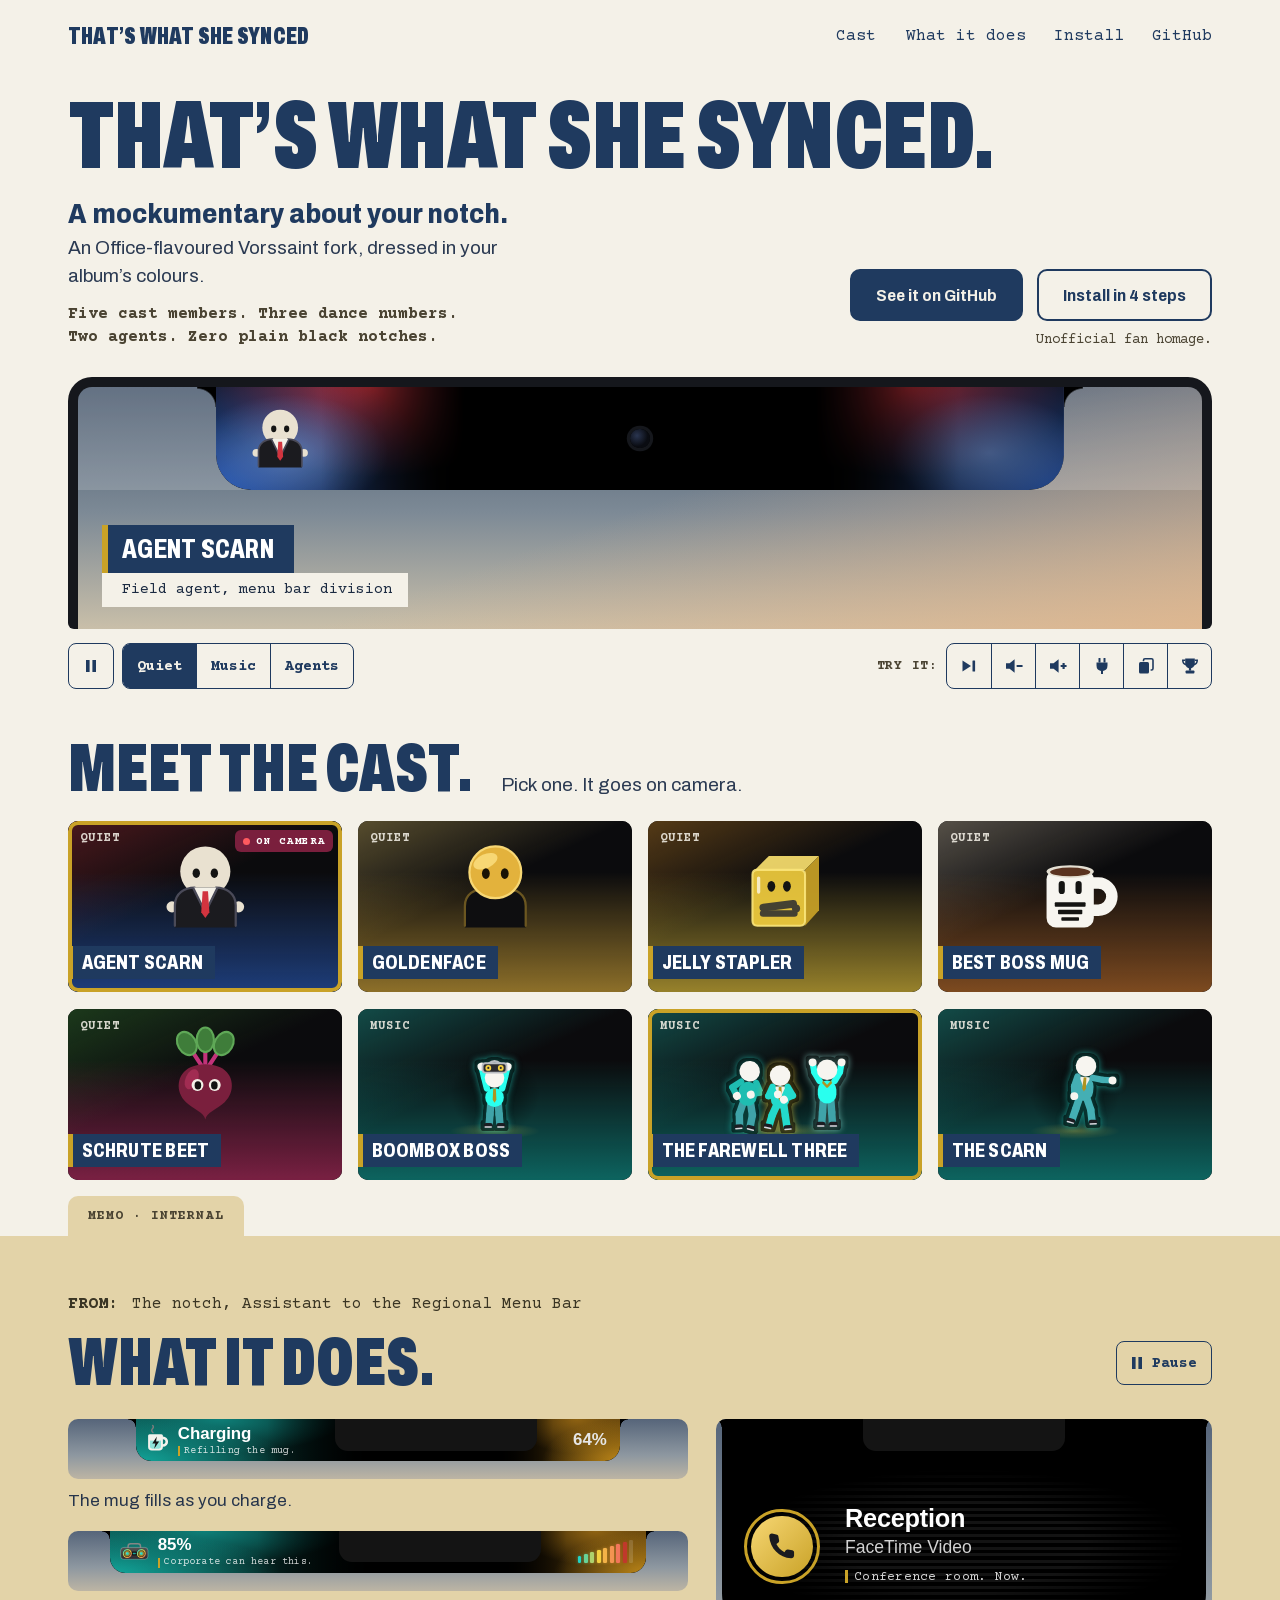
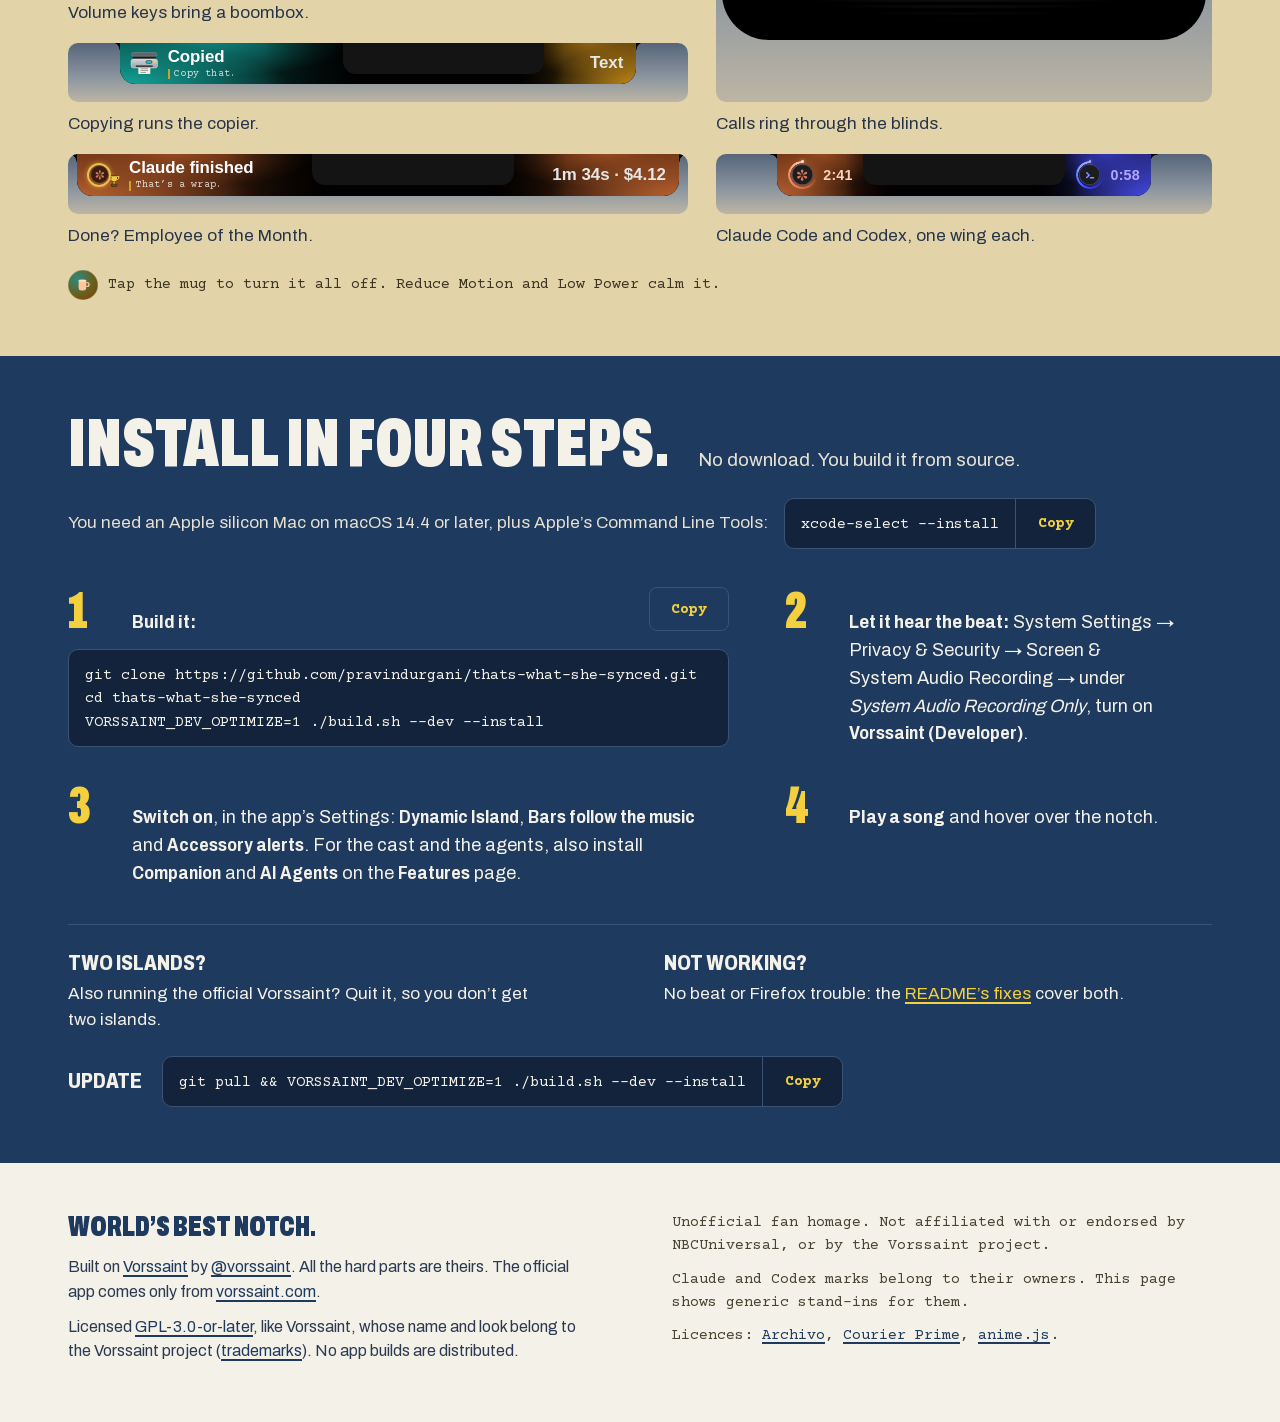
<file: index.html>
<!DOCTYPE html>
<html lang="en-GB">
<head>
<meta charset="utf-8">
<meta name="viewport" content="width=device-width, initial-scale=1">
<script>(function(d){var h=d.documentElement;h.classList.add('js');setTimeout(function(){if(!h.classList.contains('ready'))h.classList.add('static')},6000)})(document);</script>
<title>That’s What She Synced: an Office-themed Dynamic Island for Mac</title>
<meta name="description" content="Free, open-source Dynamic Island for your MacBook notch, themed on The Office: album-art colours, dancers on the beat, and wings for Claude Code and Codex.">
<link rel="canonical" href="https://pravindurgani.github.io/thats-what-she-synced/">
<meta name="theme-color" content="#F4F1E8">
<meta name="color-scheme" content="light">
<link rel="icon" href="favicon.svg" type="image/svg+xml">
<link rel="preload" href="fonts/archivo-display.woff2" as="font" type="font/woff2" crossorigin>
<link rel="stylesheet" href="assets/site.css">
<meta property="og:type" content="website">
<meta property="og:site_name" content="That’s What She Synced">
<meta property="og:locale" content="en_GB">
<meta property="og:title" content="That’s What She Synced (Office edition)">
<meta property="og:description" content="A mockumentary about your notch: a free Dynamic Island for MacBooks that glows in your album’s colours, dances to the beat and gives Claude Code and Codex a wing.">
<meta property="og:url" content="https://pravindurgani.github.io/thats-what-she-synced/">
<meta property="og:image" content="https://pravindurgani.github.io/thats-what-she-synced/assets/og.jpg">
<meta property="og:image:type" content="image/jpeg">
<meta property="og:image:width" content="1200">
<meta property="og:image:height" content="630">
<meta property="og:image:alt" content="The words That’s what she synced above a MacBook notch with a cast member glowing beside the camera.">
<meta name="twitter:card" content="summary_large_image">
<meta name="twitter:title" content="That’s What She Synced (Office edition)">
<meta name="twitter:description" content="A mockumentary about your notch: a free Dynamic Island for MacBooks that glows in your album’s colours, dances to the beat and gives Claude Code and Codex a wing.">
<meta name="twitter:image" content="https://pravindurgani.github.io/thats-what-she-synced/assets/og.jpg">
<meta name="twitter:image:alt" content="The words That’s what she synced above a MacBook notch with a cast member glowing beside the camera.">
<script type="application/ld+json">{"@context":"https://schema.org","@type":"SoftwareApplication","name":"That’s What She Synced","description":"A free, open-source Dynamic Island for MacBooks with a notch, themed on The Office (US). It takes the album cover’s colours, moves with the beat, and gives Claude Code and Codex a wing while they work. An unofficial fan project built on Vorssaint.","applicationCategory":"MultimediaApplication","operatingSystem":"macOS 14.4 or later, Apple silicon","offers":{"@type":"Offer","price":"0","priceCurrency":"USD"},"license":"https://www.gnu.org/licenses/gpl-3.0.html","url":"https://pravindurgani.github.io/thats-what-she-synced/","image":"https://pravindurgani.github.io/thats-what-she-synced/assets/og.jpg","sameAs":["https://github.com/pravindurgani/thats-what-she-synced"],"isBasedOn":"https://github.com/vorssaint/vorssaint-utils","author":{"@type":"Person","name":"pravindurgani","url":"https://github.com/pravindurgani"}}</script>
<link rel="alternate" type="text/markdown" href="llms.txt" title="Plain-text summary for AI tools">
<script type="importmap">{"imports":{"animejs":"./vendor/anime.esm.min.js"},"integrity":{"./vendor/anime.esm.min.js":"sha384-dUvtnao0svvqLmC/RmuxxBIMGuLoVY2joH2Rd3wq74ZaJkK0zpPvJvtK4daGSDNf"}}</script>
<script type="module" src="assets/site.js"></script>
</head>
<body>
<!-- the dancers' keyline and glow, as the app draws them: a 1 pt black line at 60%, a 2.5 pt glow in the figure's colour -->
<svg class="defs" aria-hidden="true" focusable="false"><filter id="dn-g0" x="-22" y="-37" width="44" height="43" filterUnits="userSpaceOnUse" color-interpolation-filters="sRGB"><feMorphology in="SourceAlpha" operator="dilate" radius="1" result="k"/><feGaussianBlur in="k" stdDeviation="1.25" result="b"/><feFlood flood-color="#22D3C5" flood-opacity=".6"/><feComposite in2="b" operator="in" result="g"/><feFlood flood-color="#000000" flood-opacity=".6"/><feComposite in2="k" operator="in" result="l"/><feMerge><feMergeNode in="g"/><feMergeNode in="l"/><feMergeNode in="SourceGraphic"/></feMerge></filter><filter id="dn-g1" x="-22" y="-37" width="44" height="43" filterUnits="userSpaceOnUse" color-interpolation-filters="sRGB"><feMorphology in="SourceAlpha" operator="dilate" radius="1" result="k"/><feGaussianBlur in="k" stdDeviation="1.25" result="b"/><feFlood flood-color="#F4D03F" flood-opacity=".6"/><feComposite in2="b" operator="in" result="g"/><feFlood flood-color="#000000" flood-opacity=".6"/><feComposite in2="k" operator="in" result="l"/><feMerge><feMergeNode in="g"/><feMergeNode in="l"/><feMergeNode in="SourceGraphic"/></feMerge></filter><filter id="dn-g2" x="-22" y="-37" width="44" height="43" filterUnits="userSpaceOnUse" color-interpolation-filters="sRGB"><feMorphology in="SourceAlpha" operator="dilate" radius="1" result="k"/><feGaussianBlur in="k" stdDeviation="1.25" result="b"/><feFlood flood-color="#9AF5EA" flood-opacity=".6"/><feComposite in2="b" operator="in" result="g"/><feFlood flood-color="#000000" flood-opacity=".6"/><feComposite in2="k" operator="in" result="l"/><feMerge><feMergeNode in="g"/><feMergeNode in="l"/><feMergeNode in="SourceGraphic"/></feMerge></filter></svg>
<a class="skip" href="#main">Skip to content</a>

<header class="wrap nav">
  <a class="brand" href="#main">That’s What She Synced</a>
  <nav class="navlinks" aria-label="Sections">
    <a class="hideable" href="#cast">Cast</a>
    <a class="hideable" href="#does">What it does</a>
    <a class="hideable" href="#install">Install</a>
    <a href="https://github.com/pravindurgani/thats-what-she-synced">GitHub</a>
  </nav>
</header>

<main id="main" tabindex="-1">
  <section class="wrap hero" aria-labelledby="hero-h">
    <h1 id="hero-h">That’s what she synced.</h1>
    <div class="herorow">
      <div class="pitch">
        <p class="sub"><strong>A mockumentary about your notch.</strong> An Office-flavoured Vorssaint fork, dressed in your album’s colours.</p>
        <p class="fact">Five cast members. Three dance numbers. Two agents. Zero plain black notches.</p>
      </div>
      <div class="cta">
        <div class="actions">
          <a class="btn primary" href="https://github.com/pravindurgani/thats-what-she-synced">See it on GitHub</a>
          <a class="btn ghost" href="#install">Install in 4 steps</a>
        </div>
        <p class="homage">Unofficial fan homage.</p>
      </div>
    </div>

    <div class="stage boot" data-demo="hero" role="img" aria-label="Live demo of the notch: Agent Scarn idling beside the camera over a glow"><div class="screen">
      <div class="shot">
        <div class="menubar"></div>
        <div class="rigc"><div class="rig">
          <div class="isl" data-scene="idle" data-dance="trio">
            <div class="notch">
              <span class="pad l"></span><span class="pad r"></span>
              <span class="cam"><span class="lens"></span></span>
              <span class="glow l g-idle pal-scarn"></span><span class="glow r g-idle pal-scarn"></span>
              <span class="glow l g-music pal-teal"></span><span class="glow r g-music pal-teal"></span>
              <span class="glow l g-agents pal-claude"></span><span class="glow r g-agents pal-codex"></span>
              <div class="slot l s-idle enter" data-slot="member"><span class="mem m-scarn pal-scarn idle"><svg viewBox="0 0 24 24" aria-hidden="true" focusable="false"><g class="hop"><g class="sq"><g class="tilt"><circle class="hand-l" cx="3.9" cy="17" r="1.35"/><circle class="hand-r" cx="20.1" cy="17" r="1.35"/><circle cx="12" cy="8.4" r="6.1" fill="#E9E1D0"/><path d="M4.6 22V16.6C4.6 13.7 7 12.3 9.4 12.3H14.6C17 12.3 19.4 13.7 19.4 16.6V22Z" fill="#1B1B1F"/><path d="M4.6 21.6V16.6C4.6 13.7 7 12.3 9.4 12.3M14.6 12.3C17 12.3 19.4 13.7 19.4 16.6V21.6" fill="none" stroke="#4A4A58" stroke-width=".55" stroke-linecap="round"/><path d="M9 12.3H15L12 18.4Z" fill="#F4F1E8"/><path d="M9 12.3L12 18.4L15 12.3" fill="none" stroke="#4A4A58" stroke-width=".55" stroke-linejoin="round"/><path d="M11.35 13.2H12.65L13 18.3L12 19.7L11 18.3Z" fill="#D2343F"/><g class="eyes"><ellipse class="ink" cx="9.8" cy="8.8" rx=".9" ry="1.15"/><ellipse class="ink" cx="14.2" cy="8.8" rx=".9" ry="1.15"/></g></g></g></g></svg></span></div>
              <div class="slot l s-music pal-teal"><span class="chip"></span></div>
              <div class="slot r s-music pal-teal" data-slot="dancer"></div>
              <div class="slot l s-agents pal-claude"><span class="ag"><span class="halo"></span><span class="disc"><svg viewBox="-8 -8 16 16" aria-hidden="true" focusable="false"><g fill="#D97757"><path transform="rotate(0)" d="M0 -.6L-1.25 -4.1A1.45 1.45 0 1 1 1.25 -4.1Z"/><path transform="rotate(60)" d="M0 -.6L-1.25 -4.1A1.45 1.45 0 1 1 1.25 -4.1Z"/><path transform="rotate(120)" d="M0 -.6L-1.25 -4.1A1.45 1.45 0 1 1 1.25 -4.1Z"/><path transform="rotate(180)" d="M0 -.6L-1.25 -4.1A1.45 1.45 0 1 1 1.25 -4.1Z"/><path transform="rotate(240)" d="M0 -.6L-1.25 -4.1A1.45 1.45 0 1 1 1.25 -4.1Z"/><path transform="rotate(300)" d="M0 -.6L-1.25 -4.1A1.45 1.45 0 1 1 1.25 -4.1Z"/></g></svg></span><span class="ring"></span><span class="head"></span></span><span class="rd">2:41</span></div>
              <div class="slot r s-agents pal-codex"><span class="ag"><span class="halo"></span><span class="disc"><svg viewBox="0 0 16 16" aria-hidden="true" focusable="false"><g fill="none" stroke="#7A9DFF" stroke-width="1.6" stroke-linecap="round" stroke-linejoin="round"><path d="M4.2 5.4L6.9 8L4.2 10.6"/><path d="M8.3 10.9H11.8"/></g></svg></span><span class="ring"></span><span class="head"></span></span><span class="rd">0:58</span></div>
            </div>
          </div>
        </div></div>
      </div>
      <div class="lower wipe" aria-hidden="true"><span class="bar"><span class="nm">Agent Scarn</span></span><span class="bar"><span class="rl">Field agent, menu bar division</span></span></div>
    </div></div>

    <div class="controls js-only">
      <div class="cgrp">
        <div class="seg"><button type="button" class="ctl ic" data-action="pause" aria-label="Pause all motion">
          <svg class="i-pause" width="12" height="14" viewBox="0 0 12 14" aria-hidden="true" focusable="false"><rect x="1" y="1" width="3.6" height="12" fill="currentColor"/><rect x="7.4" y="1" width="3.6" height="12" fill="currentColor"/></svg>
          <svg class="i-play" width="12" height="14" viewBox="0 0 12 14" aria-hidden="true" focusable="false"><path d="M1 1L11 7L1 13Z" fill="currentColor"/></svg>
        </button></div>
        <div class="seg wide" role="group" aria-label="Scenes">
          <button type="button" class="ctl" data-scene-btn="idle" aria-pressed="true">Quiet</button>
          <button type="button" class="ctl" data-scene-btn="music" aria-pressed="false">Music</button>
          <button type="button" class="ctl" data-scene-btn="agents" aria-pressed="false">Agents</button>
        </div>
      </div>
      <div class="cgrp try" role="group" aria-labelledby="try-l">
        <span class="tryl" id="try-l">Try it:</span>
        <div class="seg wide">
          <button type="button" class="ctl ic" data-play="song" aria-label="Next song (demo)" data-key="Song"><svg width="18" height="18" viewBox="0 0 18 18" fill="currentColor" aria-hidden="true" focusable="false"><path d="M2.5 3.5L11 9L2.5 14.5Z"/><rect x="12.5" y="3.5" width="2.6" height="11" rx=".5"/></svg></button>
          <button type="button" class="ctl ic" data-play="down" aria-label="Volume down (demo)" data-key="Down"><svg width="18" height="18" viewBox="0 0 18 18" fill="currentColor" aria-hidden="true" focusable="false"><path d="M1 6.2H4.6L9.6 2.2V15.8L4.6 11.8H1Z"/><rect x="11.6" y="7.9" width="6" height="2.2" rx=".6"/></svg></button>
          <button type="button" class="ctl ic" data-play="up" aria-label="Volume up (demo)" data-key="Up"><svg width="18" height="18" viewBox="0 0 18 18" fill="currentColor" aria-hidden="true" focusable="false"><path d="M1 6.2H4.6L9.6 2.2V15.8L4.6 11.8H1Z"/><rect x="11.6" y="7.9" width="6" height="2.2" rx=".6"/><rect x="13.5" y="6" width="2.2" height="6" rx=".6"/></svg></button>
          <button type="button" class="ctl ic" data-play="charge" aria-label="Plug in (demo)" data-key="Plug"><svg width="18" height="18" viewBox="0 0 18 18" fill="currentColor" aria-hidden="true" focusable="false"><rect x="5.5" y="1" width="2" height="4.5" rx=".5"/><rect x="10.5" y="1" width="2" height="4.5" rx=".5"/><path d="M3.5 5.5H14.5V8.5A5.5 5.5 0 0 1 10 13.9V17H8V13.9A5.5 5.5 0 0 1 3.5 8.5Z"/></svg></button>
          <button type="button" class="ctl ic" data-play="copy" aria-label="Copy something (demo)" data-key="Copy"><svg width="18" height="18" viewBox="0 0 18 18" fill="currentColor" aria-hidden="true" focusable="false"><path d="M6.5 4.2V3.2A1.5 1.5 0 0 1 8 1.7H14.5A1.5 1.5 0 0 1 16 3.2V11.5A1.5 1.5 0 0 1 14.5 13H13.6" fill="none" stroke="currentColor" stroke-width="1.6"/><rect x="2" y="5" width="10" height="11.5" rx="1.5"/></svg></button>
          <button type="button" class="ctl ic" data-play="finish" aria-label="Agent done (demo)" data-key="Done"><svg width="18" height="18" viewBox="0 0 18 18" fill="currentColor" aria-hidden="true" focusable="false"><path d="M4.2 1.5H13.8V6.6A4.8 4.8 0 0 1 4.2 6.6Z"/><path d="M4.2 3.2H1.8C1.8 5.8 2.9 7.2 5.2 7.6M13.8 3.2H16.2C16.2 5.8 15.1 7.2 12.8 7.6" fill="none" stroke="currentColor" stroke-width="1.6"/><rect x="7.9" y="11" width="2.2" height="2.6"/><rect x="4.6" y="13.4" width="8.8" height="3.1" rx=".8"/></svg></button>
        </div>
      </div>
    </div>
  </section>

  <section class="wrap sec cast" id="cast" aria-labelledby="cast-h">
    <div class="sechead">
      <h2 id="cast-h">Meet the cast.</h2>
      <p class="intro pickhint">Pick one. It goes on camera.</p>
    </div>
    <div class="castgrid" role="group" aria-labelledby="cast-h">
      <button type="button" class="card on" disabled data-who="scarn" aria-pressed="true"><span class="tile pal-scarn" aria-hidden="true"><span class="mem m-scarn pal-scarn idle"><svg viewBox="0 0 24 24" aria-hidden="true" focusable="false"><g class="hop"><g class="sq"><g class="tilt"><circle class="hand-l" cx="3.9" cy="17" r="1.35"/><circle class="hand-r" cx="20.1" cy="17" r="1.35"/><circle cx="12" cy="8.4" r="6.1" fill="#E9E1D0"/><path d="M4.6 22V16.6C4.6 13.7 7 12.3 9.4 12.3H14.6C17 12.3 19.4 13.7 19.4 16.6V22Z" fill="#1B1B1F"/><path d="M4.6 21.6V16.6C4.6 13.7 7 12.3 9.4 12.3M14.6 12.3C17 12.3 19.4 13.7 19.4 16.6V21.6" fill="none" stroke="#4A4A58" stroke-width=".55" stroke-linecap="round"/><path d="M9 12.3H15L12 18.4Z" fill="#F4F1E8"/><path d="M9 12.3L12 18.4L15 12.3" fill="none" stroke="#4A4A58" stroke-width=".55" stroke-linejoin="round"/><path d="M11.35 13.2H12.65L13 18.3L12 19.7L11 18.3Z" fill="#D2343F"/><g class="eyes"><ellipse class="ink" cx="9.8" cy="8.8" rx=".9" ry="1.15"/><ellipse class="ink" cx="14.2" cy="8.8" rx=".9" ry="1.15"/></g></g></g></g></svg></span></span><span class="cn">Agent Scarn</span><span class="tag" aria-hidden="true">Quiet</span><span class="oncam" aria-hidden="true">On camera</span></button>
      <button type="button" class="card" disabled data-who="goldenface" aria-pressed="false"><span class="tile pal-gold" aria-hidden="true"><span class="mem m-gold pal-gold idle"><svg viewBox="0 0 24 24" aria-hidden="true" focusable="false"><g class="hop"><g class="sq"><g class="tilt"><path d="M4.6 22V16.8C4.6 13.9 7 12.6 9.4 12.6H14.6C17 12.6 19.4 13.9 19.4 16.8V22Z" fill="#0E0E10"/><path d="M4.6 21.6V16.8C4.6 13.9 7 12.6 9.4 12.6H14.6C17 12.6 19.4 13.9 19.4 16.8V21.6" fill="none" stroke="#6B5620" stroke-width=".55" stroke-linecap="round"/><circle cx="12" cy="8.6" r="6.3" fill="#E3B23C"/><ellipse cx="9.6" cy="5.9" rx="3.1" ry="1.7" fill="#F7D774" transform="rotate(-24 9.6 5.9)"/><circle cx="12" cy="8.6" r="6.3" fill="none" stroke="#F7D774" stroke-width=".55"/><g class="eyes"><ellipse cx="9.7" cy="8.9" rx=".95" ry="1.3" fill="#1A1305"/><ellipse cx="14.3" cy="8.9" rx=".95" ry="1.3" fill="#1A1305"/></g></g></g></g></svg></span></span><span class="cn">Goldenface</span><span class="tag" aria-hidden="true">Quiet</span><span class="oncam" aria-hidden="true">On camera</span></button>
      <button type="button" class="card" disabled data-who="jelly" aria-pressed="false"><span class="tile pal-jelly" aria-hidden="true"><span class="mem m-jelly pal-jelly idle"><svg viewBox="0 0 24 24" aria-hidden="true" focusable="false"><g class="hop"><g class="sq"><g class="tilt"><path d="M4.6 8L8 4.6H20.2L16.8 8Z" fill="#F8DF6E" fill-opacity=".92"/><path d="M16.8 8L20.2 4.6V17.8L16.8 21.6Z" fill="#C9A227" fill-opacity=".92"/><path d="M4 9.2Q4 8 5.2 8H15.6Q16.8 8 16.8 9.2V20.4Q16.8 21.6 15.6 21.6H5.2Q4 21.6 4 20.4Z" fill="#F4D03F" fill-opacity=".9"/><path d="M4 9.2Q4 8 5.2 8H15.6Q16.8 8 16.8 9.2V20.4Q16.8 21.6 15.6 21.6H5.2Q4 21.6 4 20.4Z" fill="none" stroke="#FBE67A" stroke-width=".5" stroke-opacity=".9"/><g opacity=".86"><rect x="5.8" y="17.8" width="9.2" height="1.6" rx=".8" fill="#2B2D31"/><rect x="5.8" y="15.2" width="9.2" height="1.9" rx=".95" fill="#2B2D31" transform="rotate(-7 15 17.4)"/><circle cx="14.6" cy="17.4" r="1" fill="#2B2D31"/></g><path d="M5.5 10V13.4" fill="none" stroke="#FFFFFF" stroke-width=".8" stroke-linecap="round" stroke-opacity=".7"/><g class="eyes"><ellipse class="ink" cx="8.6" cy="12" rx=".95" ry="1.3"/><ellipse class="ink" cx="12.4" cy="12" rx=".95" ry="1.3"/></g></g></g></g></svg></span></span><span class="cn">Jelly Stapler</span><span class="tag" aria-hidden="true">Quiet</span><span class="oncam" aria-hidden="true">On camera</span></button>
      <button type="button" class="card" disabled data-who="mug" aria-pressed="false"><span class="tile pal-mug" aria-hidden="true"><span class="mem m-mug pal-mug idle"><svg viewBox="0 0 24 24" aria-hidden="true" focusable="false"><g class="steam"><path d="M8 6.2Q6.9 4.8 8 3.4Q9.1 2 8 .8"/><path d="M10.8 5.8Q9.7 4.4 10.8 3Q11.9 1.6 10.8 .4"/><path d="M13.6 6.2Q12.5 4.8 13.6 3.4Q14.7 2 13.6 .8"/></g><g class="hop"><g class="sq"><g class="tilt"><path d="M16.2 11.2H17.6A3.3 3.3 0 0 1 17.6 17.8H16.2" fill="none" stroke="#F7F5F0" stroke-width="2.8" stroke-linecap="round"/><rect x="5" y="8" width="11.5" height="14" rx="2.3" fill="#F7F5F0"/><ellipse cx="10.75" cy="8.4" rx="5.75" ry="1.55" fill="#E4DFD2"/><ellipse cx="10.75" cy="8.5" rx="4.9" ry="1.05" fill="#5A3320"/><rect x="7" y="15.9" width="7.5" height="1.1" rx=".2" fill="#141413"/><rect x="7.8" y="17.7" width="5.9" height="1.1" rx=".2" fill="#141413"/><rect x="8.6" y="19.5" width="4.3" height=".9" rx=".2" fill="#141413"/><g class="eyes"><rect class="ink" x="7.95" y="10.7" width="1.5" height="3.2" rx=".75"/><rect class="ink" x="12.05" y="10.7" width="1.5" height="3.2" rx=".75"/></g></g></g></g></svg></span></span><span class="cn">Best Boss Mug</span><span class="tag" aria-hidden="true">Quiet</span><span class="oncam" aria-hidden="true">On camera</span></button>
      <button type="button" class="card" disabled data-who="beet" aria-pressed="false"><span class="tile pal-beet" aria-hidden="true"><span class="mem m-beet pal-beet idle"><svg viewBox="0 0 24 24" aria-hidden="true" focusable="false"><g class="hop"><g class="sq"><g class="tilt"><g class="leaf l1"><path d="M11.4 10.4L8.3 5.6" fill="none" stroke="#C2327A" stroke-width="1" stroke-linecap="round"/><ellipse cx="7.5" cy="4.5" rx="2.2" ry="3" fill="#3F7D3A" stroke="#5FA857" stroke-width=".5" transform="rotate(-30 7.5 4.5)"/></g><g class="leaf l3"><path d="M12.6 10.4L15.7 5.6" fill="none" stroke="#C2327A" stroke-width="1" stroke-linecap="round"/><ellipse cx="16.5" cy="4.5" rx="2.2" ry="3" fill="#3F7D3A" stroke="#5FA857" stroke-width=".5" transform="rotate(30 16.5 4.5)"/></g><g class="leaf l2"><path d="M12 10.4V5" fill="none" stroke="#C2327A" stroke-width="1" stroke-linecap="round"/><ellipse cx="12" cy="3.6" rx="2.1" ry="3" fill="#3F7D3A" stroke="#5FA857" stroke-width=".5"/></g><path class="bulb" d="M12 23C11.7 21.2 9.2 20.6 7.3 18.8C4.6 16.2 5 11.9 8.4 10.3C10.6 9.3 13.4 9.3 15.6 10.3C19 11.9 19.4 16.2 16.7 18.8C14.8 20.6 12.3 21.2 12 23Z" fill="#7A1F3D"/><ellipse cx="8.7" cy="13.2" rx="1.5" ry="2.6" fill="#A12C52" transform="rotate(24 8.7 13.2)"/><g class="eyes"><circle cx="10.1" cy="14.6" r="1.45" fill="#F4F1E8"/><circle cx="14.3" cy="14.6" r="1.45" fill="#F4F1E8"/><ellipse class="ink" cx="10.2" cy="14.7" rx=".8" ry="1"/><ellipse class="ink" cx="14.2" cy="14.7" rx=".8" ry="1"/></g></g></g></g></svg></span></span><span class="cn">Schrute Beet</span><span class="tag" aria-hidden="true">Quiet</span><span class="oncam" aria-hidden="true">On camera</span></button>
      <button type="button" class="card" disabled data-dancer="boombox" aria-pressed="false"><span class="tile pal-teal" aria-hidden="true"><span class="dn solo dn-boombox pal-teal"><svg viewBox="0 -3.5 20 32" aria-hidden="true" focusable="false"><g transform="translate(10 26)"><g class="fig f-bb" filter="url(#dn-g0)"><g class="bop"><g class="body"><g transform="translate(-1.438 -8.655)"><g class="ll"><line class="lg" x1="0" y1="0" x2="-0.286" y2="3.625"/><g transform="translate(-0.286 3.625)"><g class="lk"><line class="lg" x1="0" y1="0" x2="-0.276" y2="3.5"/><rect class="sh" x="-2.351" y="3.23" width="3.4" height="1.8" rx=".9"/><line class="so" x1="-1.791" y1="4.78" x2="0.489" y2="4.78"/></g></g></g></g><g transform="translate(1.438 -8.655)"><g class="rl"><line class="lg" x1="0" y1="0" x2="0.286" y2="3.625"/><g transform="translate(0.286 3.625)"><g class="rk"><line class="lg" x1="0" y1="0" x2="0.276" y2="3.5"/><rect class="sh" x="-1.049" y="3.23" width="3.4" height="1.8" rx=".9"/><line class="so" x1="-0.489" y1="4.78" x2="1.791" y2="4.78"/></g></g></g></g><line class="to" x1="0" y1="-11.468" x2="0" y2="-11.28"/><path class="ti" d="M-.5 -14.72H.5L.69 -10.53L0 -9.405L-.69 -10.53Z"/><g transform="translate(-2.875 -14.78)"><g class="la"><line class="ar" x1="0" y1="0" x2="0" y2="4.375"/><g transform="translate(0 4.375)"><g class="lf"><line class="ar" x1="0" y1="0" x2="0" y2="4.125"/><circle class="hn" cx="0" cy="4.125" r="1.5"/></g></g></g></g><g transform="translate(2.875 -14.78)"><g class="ra"><line class="ar" x1="0" y1="0" x2="0" y2="4.375"/><g transform="translate(0 4.375)"><g class="rf"><line class="ar" x1="0" y1="0" x2="0" y2="4.125"/><circle class="hn" cx="0" cy="4.125" r="1.5"/></g></g></g></g><circle class="hd" cx="0" cy="-18.78" r="3.688"/><g transform="translate(0 -22.9)"><g class="box"><path class="hdl" d="M-2.2 -.725Q0 -2.6 2.2 -.725"/><rect class="bx" x="-4.5" y="-.875" width="9" height="3.5" rx="1.05"/><circle class="cone" cx="-2.35" cy=".875" r="1.1"/><circle class="cone" cx="2.35" cy=".875" r="1.1"/><circle class="cap" cx="-2.35" cy=".875" r=".4"/><circle class="cap" cx="2.35" cy=".875" r=".4"/></g></g></g></g></g></g></svg></span></span><span class="cn">Boombox Boss<span class="sr-only">, dancer</span></span><span class="tag" aria-hidden="true">Music</span><span class="oncam" aria-hidden="true">On camera</span></button>
      <button type="button" class="card" disabled data-dancer="three" aria-pressed="true"><span class="tile pal-teal" aria-hidden="true"><span class="dn dn-three pal-teal"><svg viewBox="0 -3.5 60 32" aria-hidden="true" focusable="false"><g transform="translate(14 26)"><g class="fig f-a" filter="url(#dn-g0)"><g class="bop"><g class="body"><g transform="translate(-1.438 -9.968)"><g class="ll"><line class="lg" x1="0" y1="0" x2="-0.288" y2="4.313"/><g transform="translate(-0.288 4.313)"><g class="lk"><line class="lg" x1="0" y1="0" x2="-0.275" y2="4.125"/><rect class="sh" x="-2.35" y="3.855" width="3.4" height="1.8" rx=".9"/><line class="so" x1="-1.79" y1="5.405" x2="0.49" y2="5.405"/></g></g></g></g><g transform="translate(1.438 -9.968)"><g class="rl"><line class="lg" x1="0" y1="0" x2="0.288" y2="4.313"/><g transform="translate(0.288 4.313)"><g class="rk"><line class="lg" x1="0" y1="0" x2="0.275" y2="4.125"/><rect class="sh" x="-1.05" y="3.855" width="3.4" height="1.8" rx=".9"/><line class="so" x1="-0.49" y1="5.405" x2="1.79" y2="5.405"/></g></g></g></g><line class="to" x1="0" y1="-14.655" x2="0" y2="-12.593"/><g transform="translate(-2.875 -17.968)"><g class="la"><line class="ar" x1="0" y1="0" x2="0" y2="3.875"/><g transform="translate(0 3.875)"><g class="lf"><line class="ar" x1="0" y1="0" x2="0" y2="3.688"/><circle class="hn" cx="0" cy="3.688" r="1.5"/></g></g></g></g><g transform="translate(2.875 -17.968)"><g class="ra"><line class="ar" x1="0" y1="0" x2="0" y2="3.875"/><g transform="translate(0 3.875)"><g class="rf"><line class="ar" x1="0" y1="0" x2="0" y2="3.688"/><circle class="hn" cx="0" cy="3.688" r="1.5"/></g></g></g></g><circle class="hd" cx="0" cy="-22.155" r="3.875"/></g></g></g></g><g transform="translate(30 26)"><g class="fig f-b" filter="url(#dn-g1)"><g class="bop"><g class="body"><g transform="translate(-1.438 -9.03)"><g class="ll"><line class="lg" x1="0" y1="0" x2="-0.286" y2="3.812"/><g transform="translate(-0.286 3.812)"><g class="lk"><line class="lg" x1="0" y1="0" x2="-0.277" y2="3.688"/><rect class="sh" x="-2.352" y="3.418" width="3.4" height="1.8" rx=".9"/><line class="so" x1="-1.792" y1="4.968" x2="0.488" y2="4.968"/></g></g></g></g><g transform="translate(1.438 -9.03)"><g class="rl"><line class="lg" x1="0" y1="0" x2="0.286" y2="3.812"/><g transform="translate(0.286 3.812)"><g class="rk"><line class="lg" x1="0" y1="0" x2="0.277" y2="3.688"/><rect class="sh" x="-1.048" y="3.418" width="3.4" height="1.8" rx=".9"/><line class="so" x1="-0.488" y1="4.968" x2="1.792" y2="4.968"/></g></g></g></g><line class="to" x1="0" y1="-13.03" x2="0" y2="-11.655"/><path class="shirt" d="M-2.1 -16.468H2.1L0 -11.843Z"/><path class="ti" d="M-.5 -16.283H.5L.69 -12.093L0 -10.968L-.69 -12.093Z"/><g transform="translate(-2.875 -16.343)"><g class="la"><line class="ar" x1="0" y1="0" x2="0" y2="3.875"/><g transform="translate(0 3.875)"><g class="lf"><line class="ar" x1="0" y1="0" x2="0" y2="3.688"/><circle class="hn" cx="0" cy="3.688" r="1.5"/></g></g></g></g><g transform="translate(2.875 -16.343)"><g class="ra"><line class="ar" x1="0" y1="0" x2="0" y2="3.875"/><g transform="translate(0 3.875)"><g class="rf"><line class="ar" x1="0" y1="0" x2="0" y2="3.688"/><circle class="hn" cx="0" cy="3.688" r="1.5"/></g></g></g></g><circle class="hd" cx="0" cy="-20.53" r="3.875"/></g></g></g></g><g transform="translate(46 26)"><g class="fig f-c" filter="url(#dn-g2)"><g class="bop"><g class="body"><g transform="translate(-1.438 -9.593)"><g class="ll"><line class="lg" x1="0" y1="0" x2="-0.288" y2="4.125"/><g transform="translate(-0.288 4.125)"><g class="lk"><line class="lg" x1="0" y1="0" x2="-0.275" y2="3.938"/><rect class="sh" x="-2.35" y="3.668" width="3.4" height="1.8" rx=".9"/><line class="so" x1="-1.79" y1="5.218" x2="0.49" y2="5.218"/></g></g></g></g><g transform="translate(1.438 -9.593)"><g class="rl"><line class="lg" x1="0" y1="0" x2="0.288" y2="4.125"/><g transform="translate(0.288 4.125)"><g class="rk"><line class="lg" x1="0" y1="0" x2="0.275" y2="3.938"/><rect class="sh" x="-1.05" y="3.668" width="3.4" height="1.8" rx=".9"/><line class="so" x1="-0.49" y1="5.218" x2="1.79" y2="5.218"/></g></g></g></g><line class="to" x1="0" y1="-13.905" x2="0" y2="-12.218"/><path class="co" d="M-2.1 -17.343L0 -15.093L2.1 -17.343"/><g transform="translate(-2.875 -17.218)"><g class="la"><line class="ar" x1="0" y1="0" x2="0" y2="3.875"/><g transform="translate(0 3.875)"><g class="lf"><line class="ar" x1="0" y1="0" x2="0" y2="3.688"/><circle class="hn" cx="0" cy="3.688" r="1.5"/></g></g></g></g><g transform="translate(2.875 -17.218)"><g class="ra"><line class="ar" x1="0" y1="0" x2="0" y2="3.875"/><g transform="translate(0 3.875)"><g class="rf"><line class="ar" x1="0" y1="0" x2="0" y2="3.688"/><circle class="hn" cx="0" cy="3.688" r="1.5"/></g></g></g></g><circle class="hd" cx="0" cy="-21.405" r="3.875"/></g></g></g></g></svg></span></span><span class="cn">The Farewell Three<span class="sr-only">, dancers</span></span><span class="tag" aria-hidden="true">Music</span><span class="oncam" aria-hidden="true">On camera</span></button>
      <button type="button" class="card" disabled data-dancer="scarn" aria-pressed="false"><span class="tile pal-teal" aria-hidden="true"><span class="dn solo dn-scarn pal-teal"><svg viewBox="0 -3.5 20 32" aria-hidden="true" focusable="false"><g transform="translate(10 26)"><g class="fig f-sc" filter="url(#dn-g0)"><g class="bop"><g class="body"><g transform="translate(-1.438 -9.968)"><g class="ll"><line class="lg" x1="0" y1="0" x2="-0.288" y2="4.313"/><g transform="translate(-0.288 4.313)"><g class="lk"><line class="lg" x1="0" y1="0" x2="-0.275" y2="4.125"/><rect class="sh" x="-2.35" y="3.855" width="3.4" height="1.8" rx=".9"/><line class="so" x1="-1.79" y1="5.405" x2="0.49" y2="5.405"/></g></g></g></g><g transform="translate(1.438 -9.968)"><g class="rl"><line class="lg" x1="0" y1="0" x2="0.288" y2="4.313"/><g transform="translate(0.288 4.313)"><g class="rk"><line class="lg" x1="0" y1="0" x2="0.275" y2="4.125"/><rect class="sh" x="-1.05" y="3.855" width="3.4" height="1.8" rx=".9"/><line class="so" x1="-0.49" y1="5.405" x2="1.79" y2="5.405"/></g></g></g></g><line class="to" x1="0" y1="-14.655" x2="0" y2="-12.593"/><path class="shirt" d="M-2.1 -18.093H2.1L0 -13.468Z"/><path class="ti" d="M-.5 -17.908H.5L.69 -13.718L0 -12.593L-.69 -13.718Z"/><g transform="translate(-2.875 -17.968)"><g class="la"><line class="ar" x1="0" y1="0" x2="0" y2="3.875"/><g transform="translate(0 3.875)"><g class="lf"><line class="ar" x1="0" y1="0" x2="0" y2="3.688"/><circle class="hn" cx="0" cy="3.688" r="1.5"/></g></g></g></g><g transform="translate(2.875 -17.968)"><g class="ra"><line class="ar" x1="0" y1="0" x2="0" y2="3.875"/><g transform="translate(0 3.875)"><g class="rf"><line class="ar" x1="0" y1="0" x2="0" y2="3.688"/><circle class="hn" cx="0" cy="3.688" r="1.5"/></g></g></g></g><circle class="hd" cx="0" cy="-22.155" r="3.875"/></g></g></g></g></svg></span></span><span class="cn">The Scarn<span class="sr-only">, dancer</span></span><span class="tag" aria-hidden="true">Music</span><span class="oncam" aria-hidden="true">On camera</span></button>
    </div>
  </section>

  <section class="memo" id="does" aria-labelledby="does-h">
    <p class="tab" aria-hidden="true">Memo · Internal</p>
    <div class="wrap sec">
      <dl class="memohead"><dt>FROM:</dt><dd>The notch, Assistant to the Regional Menu Bar</dd></dl>
      <div class="sechead">
        <h2 id="does-h">What it does.</h2>
        <button type="button" class="ctl js-only" data-action="pause">
          <svg class="i-pause" width="12" height="14" viewBox="0 0 12 14" aria-hidden="true" focusable="false"><rect x="1" y="1" width="3.6" height="12" fill="currentColor"/><rect x="7.4" y="1" width="3.6" height="12" fill="currentColor"/></svg>
          <svg class="i-play" width="12" height="14" viewBox="0 0 12 14" aria-hidden="true" focusable="false"><path d="M1 1L11 7L1 13Z" fill="currentColor"/></svg>
          <span><span data-label>Pause</span><span class="sr-only"> all motion</span></span>
        </button>
      </div>
      <div class="notices" data-notices>
        <div class="ncol">
          <figure class="notice" data-moment>
            <div class="nk" role="img" aria-label="A charging notice in the notch: a white mug with a lightning bolt filling with coffee and Charging on the left, 64 percent on the right. Caption: Refilling the mug.">
              <div class="strip s-charge">
                <span class="sg l g-teal"></span><span class="sg r g-gold"></span><span class="hc"></span>
                <div class="w l">
                  <span class="mugwrap" data-m="punch"><svg class="mugn" viewBox="0 0 20 24" aria-hidden="true" focusable="false"><defs><clipPath id="mg-win"><path d="M2.6 10H12.8V19.2A2.2 2.2 0 0 1 10.6 21.4H4.8A2.2 2.2 0 0 1 2.6 19.2Z"/></clipPath></defs><path class="steam" d="M5.4 6.8C3.9 5.6 4 4.3 5.1 3.2C6.1 2.2 5.9 1.2 5.2 .5"/><rect class="stream" x="7" y="-3" width="1.4" height="13" rx=".7"/><path d="M13.4 11.6H14.4A3.5 3.5 0 0 1 14.4 18.6H13.4" fill="none" stroke="#F4F2EC" stroke-width="2.4" stroke-linecap="round"/><path d="M2.4 8.4H13Q14.4 8.4 14.4 9.8V19.6A3.4 3.4 0 0 1 11 23H4.4A3.4 3.4 0 0 1 1 19.6V9.8Q1 8.4 2.4 8.4Z" fill="#F4F2EC"/><g clip-path="url(#mg-win)"><rect class="lvl" x="2.6" y="10" width="10.2" height="11.4"/></g><path class="bolt" data-m="bolt" d="M8.9 10.4L4.8 16.7H7.6L6.5 21.6L11 15H8.2Z"/></svg></span>
                  <span class="l3" data-m="word"><span class="t1">Charging</span><span class="cap">Refilling the mug.</span></span>
                </div>
                <div class="w r"><span class="tv" data-m="word">64%</span></div>
              </div>
            </div>
            <figcaption>The mug fills as you charge.</figcaption>
          </figure>
          <figure class="notice">
            <div class="nk" role="img" aria-label="A volume notice in the notch: a small boombox, 85 percent, and a nine-step meter with eight lit, the top lit one in red. Caption: Corporate can hear this.">
              <div class="strip s-vol">
                <span class="sg l g-teal"></span><span class="sg r g-gold"></span><span class="hc"></span>
                <div class="w l">
                  <svg class="minibox" viewBox="0 0 22 13" aria-hidden="true" focusable="false"><defs><linearGradient id="bx-body" x1="0" y1="0" x2="0" y2="1"><stop offset="0" stop-color="#545454"/><stop offset="1" stop-color="#2A2A2E"/></linearGradient><radialGradient id="bx-cone"><stop offset="0" stop-color="#22D3C5" stop-opacity=".95"/><stop offset=".6" stop-color="#F4D03F" stop-opacity=".6"/><stop offset="1" stop-color="#1A1A1A"/></radialGradient><linearGradient id="bx-ring" x1="0" y1="0" x2="1" y2="1"><stop offset="0" stop-color="#22D3C5"/><stop offset=".5" stop-color="#F4D03F"/><stop offset="1" stop-color="#F2765A"/></linearGradient></defs><rect x="6.2" y=".6" width="9.6" height="5" rx="2" fill="none" stroke="#858585" stroke-width="1.1"/><rect x=".5" y="3.4" width="21" height="9.1" rx="2.4" fill="url(#bx-body)" stroke="#FFFFFF" stroke-opacity=".32" stroke-width=".6"/><rect x="8.8" y="6.6" width="4.4" height="3" rx=".6" fill="#121212"/><rect x="9.8" y="7.6" width="2.4" height="1" rx=".3" fill="#22D3C5" fill-opacity=".75"/><g class="cone"><circle cx="5.6" cy="8.1" r="3.5" fill="#0F0F0F"/><circle cx="5.6" cy="8.1" r="2.7" fill="url(#bx-cone)"/><circle cx="5.6" cy="8.1" r="3.05" fill="none" stroke="url(#bx-ring)" stroke-width=".9"/><circle cx="5.6" cy="8.1" r="1.05" fill="#22D3C5"/><circle cx="5.25" cy="7.75" r=".38" fill="#FFFFFF" fill-opacity=".7"/></g><g class="cone"><circle cx="16.4" cy="8.1" r="3.5" fill="#0F0F0F"/><circle cx="16.4" cy="8.1" r="2.7" fill="url(#bx-cone)"/><circle cx="16.4" cy="8.1" r="3.05" fill="none" stroke="url(#bx-ring)" stroke-width=".9"/><circle cx="16.4" cy="8.1" r="1.05" fill="#22D3C5"/><circle cx="16.05" cy="7.75" r=".38" fill="#FFFFFF" fill-opacity=".7"/></g></svg>
                  <span class="l3"><span class="t1">85%</span><span class="cap">Corporate can hear this.</span></span>
                </div>
                <div class="w r">
                  <span class="vu"><i class="on" style="--c:#22D3C5"></i><i class="on" style="--c:#68D298"></i><i class="on" style="--c:#AED16C"></i><i class="on" style="--c:#F4D03F"></i><i class="on" style="--c:#F3B248"></i><i class="on" style="--c:#F39451"></i><i class="on" style="--c:#F2765A"></i><i class="on hot" style="--c:#C0392B"></i><i class="hot"></i></span>
                </div>
              </div>
            </div>
            <figcaption>Volume keys bring a boombox.</figcaption>
          </figure>
          <figure class="notice" data-copier>
            <div class="nk" role="img" aria-label="A copy notice in the notch: an office copier with a sheet coming out and Copied on the left, Text on the right. Caption: Copy that.">
              <div class="strip s-copy">
                <span class="sg l g-teal"></span><span class="sg r g-gold"></span><span class="hc"></span>
                <div class="w l">
                  <svg class="copier" viewBox="0 0 22 18" aria-hidden="true" focusable="false"><defs><linearGradient id="cp-body" x1="0" y1="0" x2="0" y2="1"><stop offset="0" stop-color="#D3D6DC"/><stop offset="1" stop-color="#9A9EA6"/></linearGradient><clipPath id="cp-out"><rect x="0" y="11.2" width="22" height="7"/></clipPath><clipPath id="cp-glass"><rect x="2.2" y="3.1" width="17.6" height="2.4"/></clipPath></defs><rect x="2.2" y="3.1" width="17.6" height="2.4" fill="#1A1A1D"/><g clip-path="url(#cp-glass)"><g class="scan"><rect x="-1" y="3.1" width="6" height="2.4" fill="#E0566B" fill-opacity=".55"/><rect x="1.4" y="3.1" width="1.2" height="2.4" fill="#FFFFFF"/></g></g><rect x="1.4" y=".6" width="19.2" height="2.6" rx="1.1" fill="#5E6066" stroke="#8C8E94" stroke-width=".5"/><g clip-path="url(#cp-out)"><g class="sheet"><rect x="6.4" y="10.6" width="9.2" height="6.4" rx=".5" fill="#F2EEDC"/><rect x="8" y="12.6" width="6" height=".6" rx=".3" fill="#8C8C8C"/><rect x="8" y="14.1" width="6" height=".6" rx=".3" fill="#8C8C8C"/><rect x="8" y="15.6" width="4.4" height=".6" rx=".3" fill="#8C8C8C"/></g></g><rect x=".8" y="5.3" width="20.4" height="7" rx="2" fill="url(#cp-body)" stroke="#ECEEF2" stroke-opacity=".7" stroke-width=".5"/><rect x="12.4" y="6.7" width="4.4" height="2" rx=".7" fill="#22D3C5" stroke="#26282E" stroke-width=".5"/><circle cx="18.7" cy="7.7" r=".9" fill="#F4D03F"/><rect x="4.4" y="10.4" width="13.2" height="1" rx=".5" fill="#1A1A1E"/></svg>
                  <span class="l3"><span class="t1">Copied</span><span class="cap">Copy that.</span></span>
                </div>
                <div class="w r"><span class="tv">Text</span></div>
              </div>
            </div>
            <figcaption>Copying runs the copier.</figcaption>
          </figure>
          <figure class="notice" data-finish>
            <div class="nk" role="img" aria-label="An agent-finished notice in the notch: a stand-in for Claude's mark in a gold ring with a small gold trophy, Claude finished, and 1 minute 34 seconds, 4 dollars 12 on the right. Caption: That's a wrap.">
              <div class="strip s-finish">
                <span class="sg l g-claude"></span><span class="sg r g-claude"></span><span class="hc"></span>
                <div class="w l">
                  <span class="eotm"><span class="gold"></span><span class="disc"><svg viewBox="-8 -8 16 16" aria-hidden="true" focusable="false"><g fill="#D97757"><path transform="rotate(0)" d="M0 -.6L-1.25 -4.1A1.45 1.45 0 1 1 1.25 -4.1Z"/><path transform="rotate(60)" d="M0 -.6L-1.25 -4.1A1.45 1.45 0 1 1 1.25 -4.1Z"/><path transform="rotate(120)" d="M0 -.6L-1.25 -4.1A1.45 1.45 0 1 1 1.25 -4.1Z"/><path transform="rotate(180)" d="M0 -.6L-1.25 -4.1A1.45 1.45 0 1 1 1.25 -4.1Z"/><path transform="rotate(240)" d="M0 -.6L-1.25 -4.1A1.45 1.45 0 1 1 1.25 -4.1Z"/><path transform="rotate(300)" d="M0 -.6L-1.25 -4.1A1.45 1.45 0 1 1 1.25 -4.1Z"/></g></svg></span><svg class="trophy" viewBox="0 0 10 11" aria-hidden="true" focusable="false"><path d="M2.4 1.4H7.6V3.8A2.6 2.6 0 0 1 2.4 3.8Z" fill="#F2C94C" stroke="#1A1408" stroke-width=".5"/><path d="M2.4 2H1.2Q1 4.2 2.9 4.8M7.6 2H8.8Q9 4.2 7.1 4.8" fill="none" stroke="#F2C94C" stroke-width=".8" stroke-linecap="round"/><path d="M4.4 6.3H5.6L5.9 8H4.1Z" fill="#D9A82E"/><rect x="2.8" y="8" width="4.4" height="1.9" rx=".4" fill="#6E5214" stroke="#1A1408" stroke-width=".4"/></svg><span class="confetti" aria-hidden="true"><i></i><i></i><i></i><i></i><i></i><i></i><i></i><i></i><i></i><i></i></span></span>
                  <span class="l3"><span class="t1 b">Claude finished</span><span class="cap">That’s a wrap.</span></span>
                </div>
                <div class="w r"><span class="tv">1m 34s · $4.12</span></div>
              </div>
            </div>
            <figcaption>Done? Employee of the Month.</figcaption>
          </figure>
        </div>
        <div class="ncol">
          <figure class="notice callf">
          <div class="nk" role="img" aria-label="An incoming call in the notch: Reception, FaceTime Video, a ringing yellow phone in front of office blinds. Caption: Conference room. Now.">
            <div class="ccard">
              <span class="hc"></span>
              <span class="blinds"></span>
              <span class="ringer"><span class="rp"></span><span class="rp r2"></span><span class="rim"></span><span class="phone"><svg viewBox="0 0 24 24" aria-hidden="true" focusable="false"><path d="M7.6 4.4C6.3 4.4 5.4 5.4 5.5 6.7C6.1 15.8 13.2 22.9 22.3 23.5C23.6 23.6 24.6 22.7 24.6 21.4V18.9C24.6 18.1 24 17.4 23.2 17.3L19.9 16.7C19.3 16.6 18.6 16.9 18.2 17.4L17.2 18.8C14.4 17.4 12.4 15.4 11 12.6L12.4 11.6C12.9 11.2 13.2 10.5 13.1 9.9L12.5 6.6C12.4 5.8 11.7 5.2 10.9 5.2Z" transform="translate(-3 -2.5)" fill="#1B1B1F"/></svg></span></span>
              <span class="who"><span class="t1">Reception</span><span class="t2">FaceTime Video</span><span class="cap">Conference room. Now.</span></span>
            </div>
          </div>
          <figcaption>Calls ring through the blinds.</figcaption>
        </figure>
          <figure class="notice">
            <div class="nk" role="img" aria-label="The notch while two agents work: a stand-in for Claude Code's mark in a comet ring on the left wing, 2 minutes 41 seconds, and a stand-in for Codex on the right, 58 seconds.">
              <div class="strip s-agents">
                <span class="sg l g-claude"></span><span class="sg r g-codex"></span>
                <span class="hc"></span>
                <div class="w l pal-claude"><span class="ag"><span class="halo"></span><span class="disc"><svg viewBox="-8 -8 16 16" aria-hidden="true" focusable="false"><g fill="#D97757"><path transform="rotate(0)" d="M0 -.6L-1.25 -4.1A1.45 1.45 0 1 1 1.25 -4.1Z"/><path transform="rotate(60)" d="M0 -.6L-1.25 -4.1A1.45 1.45 0 1 1 1.25 -4.1Z"/><path transform="rotate(120)" d="M0 -.6L-1.25 -4.1A1.45 1.45 0 1 1 1.25 -4.1Z"/><path transform="rotate(180)" d="M0 -.6L-1.25 -4.1A1.45 1.45 0 1 1 1.25 -4.1Z"/><path transform="rotate(240)" d="M0 -.6L-1.25 -4.1A1.45 1.45 0 1 1 1.25 -4.1Z"/><path transform="rotate(300)" d="M0 -.6L-1.25 -4.1A1.45 1.45 0 1 1 1.25 -4.1Z"/></g></svg></span><span class="ring"></span><span class="head"></span></span><span class="rd">2:41</span></div>
                <div class="w r pal-codex"><span class="ag"><span class="halo"></span><span class="disc"><svg viewBox="0 0 16 16" aria-hidden="true" focusable="false"><g fill="none" stroke="#7A9DFF" stroke-width="1.6" stroke-linecap="round" stroke-linejoin="round"><path d="M4.2 5.4L6.9 8L4.2 10.6"/><path d="M8.3 10.9H11.8"/></g></svg></span><span class="ring"></span><span class="head"></span></span><span class="rd">0:58</span></div>
              </div>
            </div>
            <figcaption>Claude Code and Codex, one wing each.</figcaption>
          </figure>
        </div>
      </div>
      <p class="calm"><span class="bubble" aria-hidden="true"><svg viewBox="0 0 16 16" focusable="false"><path d="M3.4 4.2H10.6V11.4A2.2 2.2 0 0 1 8.4 13.6H5.6A2.2 2.2 0 0 1 3.4 11.4Z" fill="#FFC79A"/><ellipse cx="7" cy="4.2" rx="3.6" ry="1" fill="#FFE2C8"/><path d="M10.6 6.2H11.4A1.8 1.8 0 0 1 11.4 9.8H10.6" fill="none" stroke="#FFC79A" stroke-width="1.3"/></svg></span>Tap the mug to turn it all off. Reduce Motion and Low Power calm it.</p>
    </div>
  </section>

  <section class="navy" id="install" aria-labelledby="install-h">
    <div class="wrap sec">
      <div class="sechead">
        <h2 id="install-h">Install in four steps.</h2>
        <p class="intro">No download. You build it from source.</p>
      </div>
      <div class="req">
        <p>You need an Apple silicon Mac on macOS 14.4 or later, plus Apple’s Command Line Tools:</p>
        <span class="code inline"><code id="cmd-req" data-label="Command Line Tools command" tabindex="0" role="region" aria-label="Command Line Tools command">xcode-select --install</code><button type="button" class="copy" data-copy="cmd-req" data-copy-name="The Command Line Tools command" aria-label="Copy the Command Line Tools command">Copy</button></span>
      </div>
      <ol class="steps">
        <li class="step wide">
          <span class="n" aria-hidden="true">1</span>
          <p class="txt"><strong class="lab">Build it:</strong></p>
          <div class="code"><pre id="cmd-build" data-label="Build commands" tabindex="0" role="region" aria-label="Build commands"><code>git clone https://github.com/pravindurgani/thats-what-she-synced.git
cd thats-what-she-synced
VORSSAINT_DEV_OPTIMIZE=1 ./build.sh --dev --install</code></pre><button type="button" class="copy" data-copy="cmd-build" data-copy-name="The three build commands" aria-label="Copy the build commands">Copy</button></div>
        </li>
        <li class="step">
          <span class="n" aria-hidden="true">2</span>
          <p class="txt"><strong class="lab">Let it hear the beat:</strong> System Settings → Privacy &amp; Security → Screen &amp; System Audio Recording → under <em>System Audio Recording Only</em>, turn on <strong>Vorssaint (Developer)</strong>.</p>
        </li>
        <li class="step">
          <span class="n" aria-hidden="true">3</span>
          <p class="txt"><strong class="lab">Switch on</strong>, in the app’s Settings: <strong>Dynamic Island</strong>, <strong>Bars follow the music</strong> and <strong>Accessory alerts</strong>. For the cast and the agents, also install <strong>Companion</strong> and <strong>AI Agents</strong> on the <strong>Features</strong> page.</p>
        </li>
        <li class="step">
          <span class="n" aria-hidden="true">4</span>
          <p class="txt"><strong class="lab">Play a song</strong> and hover over the notch.</p>
        </li>
      </ol>
      <dl class="after">
        <div><dt>Two islands?</dt>
        <dd>Also running the official Vorssaint? Quit it, so you don’t get two islands.</dd></div>
        <div><dt>Not working?</dt>
        <dd>No beat or Firefox trouble: the <a href="https://github.com/pravindurgani/thats-what-she-synced#not-working">README’s fixes</a> cover both.</dd></div>
        <div class="upd"><dt>Update</dt>
        <dd><span class="code inline"><code id="cmd-update" data-label="Update command" tabindex="0" role="region" aria-label="Update command">git pull &amp;&amp; VORSSAINT_DEV_OPTIMIZE=1 ./build.sh --dev --install</code><button type="button" class="copy" data-copy="cmd-update" data-copy-name="The update command" aria-label="Copy the update command">Copy</button></span></dd></div>
      </dl>
      <p class="sr-only" aria-live="polite" data-copy-status></p>
    </div>
  </section>
</main>

<footer class="wrap credits">
  <div>
    <p class="signoff">World’s best notch.</p>
    <p>Built on <a href="https://github.com/vorssaint/vorssaint-utils">Vorssaint</a> by <a href="https://github.com/vorssaint">@vorssaint</a>. All the hard parts are theirs. The official app comes only from <a href="https://vorssaint.com">vorssaint.com</a>.</p>
    <p>Licensed <a href="https://github.com/pravindurgani/thats-what-she-synced/blob/thats-what-she-synced/LICENSE">GPL-3.0-or-later</a>, like Vorssaint, whose name and look belong to the Vorssaint project (<a href="https://github.com/pravindurgani/thats-what-she-synced/blob/thats-what-she-synced/TRADEMARKS.md">trademarks</a>). No app builds are distributed.</p>
  </div>
  <div>
    <p class="disc">Unofficial fan homage. Not affiliated with or endorsed by NBCUniversal, or by the Vorssaint project.</p>
    <p class="disc">Claude and Codex marks belong to their owners. This page shows generic stand-ins for them.</p>
    <p class="disc">Licences: <a href="fonts/OFL-Archivo.txt">Archivo</a>, <a href="fonts/OFL-CourierPrime.txt">Courier Prime</a>, <a href="vendor/LICENSE-animejs">anime.js</a>.</p>
  </div>
</footer>
</body>
</html>
</file>
<file: assets/site.css>
/* That's What She Synced (Office edition): one-page site.
   Island mocks use points: 1 CSS px = 1 pt before the stage zoom.
   Motion: only transform and opacity animate. Content is finished without JS or with Reduce Motion. */

/* ---------- fonts: self-hosted, Latin subset, metric-matched fallbacks ---------- */
@font-face { font-family: "Archivo"; src: url("../fonts/archivo-display.woff2") format("woff2"); font-weight: 700 900; font-stretch: 62% 87%; font-display: swap; }
@font-face { font-family: "Archivo"; src: url("../fonts/archivo-text.woff2") format("woff2"); font-weight: 400; font-stretch: 100%; font-display: swap; }
@font-face { font-family: "Courier Prime"; src: url("../fonts/courier-prime-400.woff2") format("woff2"); font-weight: 400; font-display: swap; }
@font-face { font-family: "Courier Prime"; src: url("../fonts/courier-prime-700.woff2") format("woff2"); font-weight: 700; font-display: swap; }
/* size-adjust matches average advance widths, so lines wrap the same before and after the swap */
@font-face { font-family: "Archivo Fallback 62"; src: local("Arial Bold"), local("Arial-BoldMT"); font-weight: 700 900; size-adjust: 70.17%; ascent-override: 125.12%; descent-override: 29.93%; line-gap-override: 0%; }
@font-face { font-family: "Archivo Fallback 75"; src: local("Arial Bold"), local("Arial-BoldMT"); font-weight: 700 900; size-adjust: 78%; ascent-override: 112.56%; descent-override: 26.92%; line-gap-override: 0%; }
@font-face { font-family: "Archivo Fallback 87"; src: local("Arial Bold"), local("Arial-BoldMT"); font-weight: 700 900; size-adjust: 86.73%; ascent-override: 101.23%; descent-override: 24.21%; line-gap-override: 0%; }
@font-face { font-family: "Archivo Fallback"; src: local("Arial"), local("ArialMT"); size-adjust: 98.29%; ascent-override: 89.33%; descent-override: 21.37%; line-gap-override: 0%; }

/* ---------- tokens ---------- */
:root {
  --paper: #F4F1E8; --manila: #E3D3A8; --beige: #C9BFA9; --navy: #1F3A5F; --navy-deep: #12233B; --ink: #1B2A41; --ink-2: #2B3A52;
  --mustard: #C9A227; --beet: #7A1F3D; --jelly: #F4D03F; --muted: #4A4332;
  --radius: 10px; --radius-sm: 6px; --radius-md: 8px; --radius-lg: var(--radius); --radius-xl: 14px;
  --expo: cubic-bezier(.16, 1, .3, 1);
  --sans: "Archivo", "Archivo Fallback", "Helvetica Neue", Arial, sans-serif;
  --display: "Archivo", "Archivo Fallback 62", "Arial Narrow", sans-serif;
  --display-75: "Archivo", "Archivo Fallback 75", "Arial Narrow", sans-serif;
  --display-87: "Archivo", "Archivo Fallback 87", Arial, sans-serif;
  --mono: "Courier Prime", "Courier New", Courier, monospace;
  --system: -apple-system, BlinkMacSystemFont, "SF Pro Text", "Helvetica Neue", Arial, sans-serif;
  color-scheme: light;
}
*, *::before, *::after { box-sizing: border-box; }
html { -webkit-text-size-adjust: 100%; text-size-adjust: 100%; scroll-padding-top: 16px; }
@media (prefers-reduced-motion: no-preference) { html { scroll-behavior: smooth; } }
body { margin: 0; background: var(--paper); color: var(--ink); font-family: var(--sans); font-size: 17px; line-height: 1.55; overflow-x: clip; }
::selection { background: var(--mustard); color: var(--ink); }
p, dd, li, figcaption { text-wrap: pretty; }
a { color: var(--navy); text-decoration-thickness: 1.5px; text-underline-offset: 3px; }
a:hover { color: var(--beet); }
:focus-visible { outline: 3px solid var(--navy); outline-offset: 3px; }
.navy :focus-visible { outline-color: var(--mustard); }
.wrap { max-width: 1240px; margin: 0 auto; padding: 0 48px; }
.mono { font-family: var(--mono); }
.sr-only { position: absolute; width: 1px; height: 1px; padding: 0; margin: -1px; overflow: hidden; clip: rect(0 0 0 0); clip-path: inset(50%); white-space: nowrap; border: 0; }
.skip { position: absolute; left: 16px; top: -100px; z-index: 10; background: var(--navy); color: var(--paper); padding: 12px 16px; border-radius: var(--radius-md); font-weight: 400; }
.skip:focus, .skip:hover { top: 16px; color: var(--paper); }
.defs { position: absolute; width: 0; height: 0; overflow: hidden; }

/* ---------- nav ---------- */
.nav { display: flex; align-items: center; justify-content: space-between; gap: 24px; padding-top: 12px; padding-bottom: 12px; }
.brand { display: inline-block; padding: 8px 0; font-family: var(--display); font-weight: 900; font-stretch: 62%; font-size: 24px; line-height: 1.2; letter-spacing: .01em; text-transform: uppercase; color: var(--navy); text-decoration: none; }
.brand:hover { color: var(--navy); }
.navlinks { display: flex; align-items: center; gap: 28px; font-family: var(--mono); font-size: 16px; }
.navlinks a { display: inline-block; min-width: 44px; text-align: center; text-decoration: none; padding: 12px 0; }
.navlinks a:hover { text-decoration: underline; }

/* ---------- buttons: one pair ---------- */
.btn { display: inline-flex; align-items: center; justify-content: center; gap: 10px; min-height: 52px; padding: 0 24px; border-radius: var(--radius-lg); border: 2px solid var(--navy);
       font: 700 17px/1 var(--display-87); font-stretch: 87%; text-decoration: none; cursor: pointer;
       transition: transform .16s var(--expo), background-color .16s ease, color .16s ease; }
.btn:hover { transform: translateY(-2px); }
.btn:active { transform: translateY(0); }
.btn.primary { background: var(--navy); color: var(--paper); }
.btn.primary:hover { background: #142A47; color: #FFFFFF; }
.btn.ghost { background: transparent; color: var(--navy); }
.btn.ghost:hover { background: var(--manila); color: #142A47; }

/* ---------- hero ---------- */
.hero { padding-top: 20px; padding-bottom: 40px; }
.hero h1 { margin: 0; font-family: var(--display); font-weight: 900; font-stretch: 62%; text-transform: uppercase; color: var(--navy); line-height: .9; letter-spacing: -.005em;
           font-size: clamp(3.1rem, 9.2vw, 6rem); text-wrap: balance; }
.herorow { display: grid; grid-template-columns: minmax(0, 1fr) auto; gap: 20px 56px; align-items: end; margin: 20px 0 28px; }
.hero .sub { margin: 0; font-size: 19px; line-height: 1.45; max-width: 46ch; color: var(--ink-2); }
.hero .sub strong { display: block; margin-bottom: 4px; font-family: var(--display-87); font-weight: 800; font-stretch: 87%; font-size: 28px; line-height: 1.1; color: var(--navy); }
.hero .fact { margin: 14px 0 0; font-family: var(--mono); font-weight: 700; font-size: 16px; line-height: 1.45; color: var(--muted); max-width: 64ch; text-wrap: balance; }
.cta { display: flex; flex-direction: column; align-items: flex-end; gap: 10px; }
.actions { display: flex; gap: 14px; flex-wrap: wrap; }
.homage { margin: 0; font-family: var(--mono); font-size: 14px; line-height: 1.3; color: var(--muted); }

/* ---------- the stage: a slice of MacBook with the live island ---------- */
/* the bezel is the stage's own colour and padding; the screen inside clips the live island.
   --z zooms the island (pt to px) so the notch fills the screen's width; --cam is the camera housing's width. */
.stage { --z: 3.2; --snap: 1.1; --cam: 185px; --bezel: 10px; position: relative; height: 252px; padding: var(--bezel) var(--bezel) 0; background: #15171C;
         border-radius: calc(var(--radius-xl) + var(--bezel)) calc(var(--radius-xl) + var(--bezel)) var(--radius-sm) var(--radius-sm); }
.screen { position: relative; height: 100%; overflow: hidden; border-radius: var(--radius-xl) var(--radius-xl) 0 0;
          background: linear-gradient(160deg, rgba(227, 181, 138, 0) 50%, rgba(227, 181, 138, .8) 100%), linear-gradient(180deg, #46566B 0%, #7D8A96 52%, #C9BFA9 100%); }
.menubar { position: absolute; left: 0; right: 0; top: 0; height: calc(32px * var(--z)); background: rgba(255, 255, 255, .16); }
.rigc { position: absolute; left: 0; right: 0; top: 0; display: flex; justify-content: center; }
.rig { width: calc(var(--cam) + 155px); flex: none; zoom: var(--z); }
/* the one snap-zoom: punch in on the dancers from the top centre, hold 2 s, cut back. The lower third sits outside it. */
.shot { position: absolute; inset: 0; transform-origin: 50% 0; }
.shot.snap { animation: snapzoom 5s var(--expo) both; }
@keyframes snapzoom { 0% { transform: scale(1); } 3.2% { transform: scale(calc(var(--snap) * 1.02)); } 6.5%, 46% { transform: scale(var(--snap)); } 52%, 100% { transform: scale(1); } }

/* lower third: navy name bar with a mustard rule, role on paper. A quick fade and rise, never a slide past the edge. */
.lower { position: absolute; left: 24px; bottom: 22px; max-width: calc(100% - 48px); display: flex; flex-direction: column; align-items: flex-start; pointer-events: none; }
.lower .bar { display: block; max-width: 100%; }
.lower .nm { display: flex; align-items: center; gap: 14px; background: var(--navy); color: #FFFFFF; padding: 10px 20px 9px 0; font-family: var(--display-75); font-weight: 800; font-stretch: 70%; font-size: 27px; line-height: 1.05; text-transform: uppercase; letter-spacing: .01em; }
.lower .nm::before { content: ""; align-self: stretch; flex: none; width: 6px; background: var(--mustard); margin: -10px 0 -9px; }
.lower .rl { display: block; background: var(--paper); color: var(--ink); padding: 8px 16px 8px 20px; font-family: var(--mono); font-size: 15px; line-height: 1.25; }
.lower.wipe .bar { animation: rise .34s var(--expo) both; }
.lower.wipe .bar + .bar { animation-delay: .06s; }
@keyframes rise { from { opacity: 0; transform: translateY(10px); } }

/* the playground bar: Pause and the scenes, then the moments to try */
.controls { display: flex; flex-wrap: wrap; align-items: center; justify-content: space-between; gap: 10px 24px; margin-top: 14px; }
.cgrp { display: flex; align-items: center; gap: 8px; }
.seg { display: flex; border: 1.5px solid var(--navy); border-radius: var(--radius-md); }
.tryl { font: 700 13px/1 var(--mono); letter-spacing: .06em; text-transform: uppercase; color: var(--muted); }
.ctl { display: inline-flex; align-items: center; gap: 9px; min-height: 44px; padding: 0 14px; border-radius: var(--radius-md); border: 1.5px solid var(--navy); background: transparent; color: var(--navy);
       font: 700 15px/1 var(--mono); cursor: pointer; transition: background-color .15s ease, color .15s ease; }
/* no sticky hover on touch */
@media (hover: hover) { .ctl:hover { background: var(--manila); } }
.ctl:active { background: var(--manila); }
.ctl.on, .ctl[aria-pressed="true"] { background: var(--navy); color: var(--paper); }
.ctl svg { display: block; flex: none; }
.seg .ctl { position: relative; justify-content: center; border: 0; border-radius: 0; }
.seg .ctl + .ctl { border-left: 1.5px solid var(--navy); }
.seg .ctl:first-child { border-top-left-radius: 6.5px; border-bottom-left-radius: 6.5px; }
.seg .ctl:last-child { border-top-right-radius: 6.5px; border-bottom-right-radius: 6.5px; }
.seg .ctl:focus-visible { z-index: 2; }
.ic { width: 44px; padding: 0; }
.ic svg { transition: transform .14s var(--expo); }
.ic:active svg { transform: scale(.84); }
/* the accessible name, on hover or focus */
.ic::after { content: attr(aria-label); position: absolute; z-index: 3; left: 50%; bottom: calc(100% + 9px); padding: 7px 9px 6px; border-radius: var(--radius-sm); background: var(--navy); color: var(--paper);
             font: 700 13px/1 var(--mono); white-space: nowrap; pointer-events: none; opacity: 0; transform: translate(var(--tx, -50%), 4px); transition: opacity .15s ease, transform .2s var(--expo); }
.ic:focus-visible::after { opacity: 1; transform: translate(var(--tx, -50%), 0); }
@media (hover: hover) { .ic:hover::after { opacity: 1; transform: translate(var(--tx, -50%), 0); } }
.cgrp:first-child .ic::after, .try .ic::after { --tx: 0; left: -1.5px; }
.try .ic:nth-child(n + 4)::after { left: auto; right: -1.5px; }
/* touch: a legend under each icon */
@media (pointer: coarse) {
  .try .ic { flex-direction: column; gap: 4px; }
  .try .ic::before { content: attr(data-key); order: 1; font: 700 9.5px/1 var(--mono); letter-spacing: .05em; text-transform: uppercase; }
}
.ctl .i-play, html.paused .ctl .i-pause { display: none; }
html.paused .ctl .i-play { display: block; }
html:not(.ready) .js-only { visibility: hidden; }
html:not(.js) :is(.js-only, .pickhint, .copy), html.static :is(.js-only, .pickhint, .copy) { display: none; }

/* ---------- palettes: c1..c3 drive glows; the song's tones dress the dancers ---------- */
.pal-scarn { --c1: #2A5FC4; --c2: #D2343F; --c3: #8FB4F2; }
.pal-gold  { --c1: #E3B23C; --c2: #F7D774; --c3: #B26A12; }
.pal-jelly { --c1: #F4D03F; --c2: #F29F2B; --c3: #FFF0A0; }
.pal-mug   { --c1: #C8742C; --c2: #F3E2C4; --c3: #7E4420; }
.pal-beet  { --c1: #C22E66; --c2: #3F9A3A; --c3: #E24A8A; }
/* the demo song: a teal cover with a gold second colour. Tones are the app's (NotchDanceTone): WCAG luminance
   light .78, mid .55, deep .40, a slate suit .35, trousers .30; the tie is the second colour toned deep. */
.pal-teal  { --c1: #0E9F96; --c2: #22D3C5; --c3: #9AF5EA; --song1: #22D3C5; --song2: #F4D03F;
             --t-light: #29FFEE; --t-mid: #23DACC; --t-deep: #1FBDB1; --t-suit: #44AFB4; --t-trousers: #3FA3A8; --t-tie: #AF9320; }
/* the playground's other albums, toned by the same rules from their covers' two colours */
.pal-ochre { --c1: #A4751D; --c2: #DDA032; --c3: #FFDBA6; --song1: #DDA032; --song2: #D24B3C;
             --t-light: #FFE1AB; --t-mid: #FDB739; --t-deep: #DB9F32; --t-suit: #B59D6B; --t-trousers: #A99264; --t-tie: #E04230; }
.pal-pink  { --c1: #BC407A; --c2: #FF5FA8; --c3: #FFD4E3; --song1: #FF5FA8; --song2: #8B7BFF;
             --t-light: #FFDBEB; --t-mid: #FFABD1; --t-deep: #FF6CAF; --t-suit: #DC82C0; --t-trousers: #CD79B3; --t-tie: #7966FF; }
.pal-blue  { --c1: #3064BA; --c2: #4D90FF; --c3: #D1E2FF; --song1: #4D90FF; --song2: #FFB38A;
             --t-light: #D6E6FF; --t-mid: #A2C5FF; --t-deep: #669FFF; --t-suit: #6AA0F6; --t-trousers: #6396E5; --t-tie: #D38154; }
.pal-claude { --c1: #D97757; --c2: #EB9F7F; --c3: #FFD0B5; }
.pal-codex  { --c1: #3941FF; --c2: #7A9DFF; --c3: #B1A7FF; }

/* ---------- closed island (bare). Radii here are the app's point geometry (11 corners, 6 ears), not page tokens.
   The notch is the camera housing plus two 66 pt wing pads; the app's housing is 185 pt, narrowed on phones so the cast reads bigger.
   Wings resize by sliding the pads under the housing (transform only): 40 pt quiet, 60 pt for the three, 48 pt for a solo. ---------- */
.isl { --mw: 60px; position: relative; width: calc(var(--cam) + 155px); height: 32px; flex: none; }
.isl[data-dance="solo"] { --mw: 48px; }
.notch { position: absolute; top: 0; left: 11.5px; width: calc(var(--cam) + 132px); height: 32px; font-family: var(--system); }
.pad, .cam, .glow, .slot { position: absolute; top: 0; height: 32px; }
/* pads are 12 pt wider than the widest wing, so they always reach under the housing's rounded corners */
.pad { width: 78px; background: #000; transition: transform .5s var(--expo); }
.pad.l { left: 0; border-radius: 0 0 0 11px; }
.pad.r { right: 0; border-radius: 0 0 11px 0; }
.pad::before { content: ""; position: absolute; top: 0; width: 6px; height: 6px; }
.pad.l::before { left: -6px; background: radial-gradient(circle at 0 100%, transparent 5.5px, #000 6px); }
.pad.r::before { right: -6px; background: radial-gradient(circle at 100% 100%, transparent 5.5px, #000 6px); }
.cam { left: 66px; width: var(--cam); background: #000; border-radius: 0 0 11px 11px; }
.lens { position: absolute; left: 50%; top: 50%; width: 6px; height: 6px; margin: -3px 0 0 -3px; border-radius: 50%;
        background: radial-gradient(circle at 35% 35%, #2A3550, #0A0C12 60%); box-shadow: 0 0 0 1px #15171C; }
[data-scene="idle"] .pad.l { transform: translateX(26px); }
[data-scene="idle"] .pad.r { transform: translateX(-26px); }
[data-scene="music"] .pad.l { transform: translateX(calc(66px - var(--mw))); }
[data-scene="music"] .pad.r { transform: translateX(calc(var(--mw) - 66px)); }

/* glow: 3 radial blobs per wing over the wing's own near-black, fading to black 38 pt into the housing */
.glow { pointer-events: none; opacity: 0; transition: opacity .5s ease; background-color: #0B0B0D; }
.glow.l { border-radius: 0 0 0 11px;
  background-image: radial-gradient(40px 24px at 30% 64%, color-mix(in srgb, var(--c3) 55%, transparent), transparent 76%),
                    radial-gradient(92px 58px at 0% 100%, var(--c1), transparent 76%),
                    radial-gradient(70px 38px at 62% 0%, var(--c2), transparent 74%);
  -webkit-mask-image: linear-gradient(90deg, #000 42%, transparent); mask-image: linear-gradient(90deg, #000 42%, transparent); }
.glow.r { border-radius: 0 0 11px 0;
  background-image: radial-gradient(40px 24px at 70% 64%, color-mix(in srgb, var(--c3) 55%, transparent), transparent 76%),
                    radial-gradient(92px 58px at 100% 100%, var(--c1), transparent 76%),
                    radial-gradient(70px 38px at 38% 0%, var(--c2), transparent 74%);
  -webkit-mask-image: linear-gradient(270deg, #000 42%, transparent); mask-image: linear-gradient(270deg, #000 42%, transparent); }
.glow.l.g-idle { left: 26px; width: 78px; }   .glow.r.g-idle { right: 26px; width: 78px; }
.glow.l.g-music { left: calc(66px - var(--mw)); width: calc(var(--mw) + 38px); }   .glow.r.g-music { right: calc(66px - var(--mw)); width: calc(var(--mw) + 38px); }
.glow.l.g-agents { left: 0; width: 104px; }   .glow.r.g-agents { right: 0; width: 104px; }
[data-scene="idle"] .g-idle { opacity: .92; }
[data-scene="idle"] .g-idle.r { opacity: .7; }
[data-scene="music"] .g-music { opacity: 1; }
[data-scene="agents"] .g-agents { opacity: .95; }

/* wing content */
.slot { display: flex; align-items: center; justify-content: center; gap: 5px; visibility: hidden; }
.slot.l.s-idle { left: 26px; width: 40px; }
.slot.l.s-music { left: calc(66px - var(--mw)); width: var(--mw); }   .slot.r.s-music { right: calc(66px - var(--mw)); width: var(--mw); }
.slot.l.s-agents { left: 0; width: 66px; }    .slot.r.s-agents { right: 0; width: 66px; }
[data-scene="idle"] .s-idle, [data-scene="music"] .s-music, [data-scene="agents"] .s-agents { visibility: visible; }
.slot.enter { animation: isl-in .45s var(--expo) both; }
@keyframes isl-in { from { opacity: 0; transform: scale(.86); } to { opacity: 1; transform: scale(1); } }
.chip { width: 20px; height: 20px; border-radius: 5px; flex: none; box-shadow: 0 0 0 .5px rgba(255, 255, 255, .3);
        background: conic-gradient(from 215deg at 32% 68%, var(--c3) 0 18%, var(--c1) 18% 44%, #0B0B0D 44% 62%, var(--song2, var(--c2)) 62% 100%); }
.rd { font-size: 11px; line-height: 1; font-weight: 600; color: var(--c3, #FFFFFF); font-variant-numeric: tabular-nums; letter-spacing: .01em; white-space: nowrap; }

/* hero power-on, once: pads slide out from under the housing, glow fades up, the cast member arrives */
.boot .pad.l { animation: pad-l-in .8s var(--expo) .25s backwards; }
.boot .pad.r { animation: pad-r-in .8s var(--expo) .25s backwards; }
.boot .glow { animation: fade-up 1s ease .4s backwards; }
.boot .slot.enter { animation-delay: .55s; }
.boot .lower.wipe .bar { animation-delay: .8s; }
.boot .lower.wipe .bar + .bar { animation-delay: .86s; }
@keyframes pad-l-in { from { transform: translateX(60px); } }
@keyframes pad-r-in { from { transform: translateX(-60px); } }
@keyframes fade-up { from { opacity: 0; } }

/* ---------- agent mark slot + comet ring (the grey disc stands in for the official mark the app ships) ---------- */
.ag { position: relative; width: 22px; height: 22px; flex: none; }
.ag > span { position: absolute; border-radius: 50%; }
.ag .halo { inset: -4px; background: radial-gradient(closest-side, var(--c1), transparent); opacity: .25; animation: halo 1.6s ease-in-out infinite alternate; }
.ag .disc { inset: 3px; display: flex; align-items: center; justify-content: center; background: #1C1C21; box-shadow: inset 0 0 0 .5px rgba(255, 255, 255, .22); }
.ag .disc svg { display: block; width: 11px; height: 11px; overflow: visible; }
.ag .ring, .ag .head { inset: 0; animation: orbit 1.4s linear infinite; }
.ag .ring { background: conic-gradient(from 0deg, transparent 0deg, transparent 96deg, var(--c1) 190deg, var(--c2) 300deg, var(--c3) 360deg);
            -webkit-mask-image: radial-gradient(closest-side, transparent calc(100% - 1.75px), #000 calc(100% - 1.6px));
            mask-image: radial-gradient(closest-side, transparent calc(100% - 1.75px), #000 calc(100% - 1.6px)); }
.ag .head::after { content: ""; position: absolute; top: -.15px; left: 50%; width: 2px; height: 2px; margin-left: -1px; border-radius: 50%; background: var(--c3); box-shadow: 0 0 3px var(--c2); }
@keyframes orbit { to { transform: rotate(360deg); } }
@keyframes halo { from { opacity: .25; } to { opacity: .6; } }

/* ---------- cast members (24 x 24 pt rig: hop > sq > tilt > parts) ---------- */
.mem { position: relative; display: block; flex: none; width: 22px; height: 22px; }
.mem svg { display: block; width: 100%; height: 100%; overflow: visible; }
.mem g, .mem path, .mem ellipse, .mem circle, .mem rect { transform-box: view-box; }
.mem .hop, .mem .sq, .mem .tilt { transform-origin: 12px 22px; }
.mem .ink { fill: #141413; }
.mem .eyes { transform-origin: 12px 9px; animation: blink 5.2s linear infinite; }
.m-jelly .eyes { transform-origin: 10.5px 12px; }
.m-mug .eyes { transform-origin: 12px 12.2px; }
.m-beet .eyes { transform-origin: 12px 14.6px; }
@keyframes blink { 0%, 95%, 100% { transform: scaleY(1); } 97% { transform: scaleY(.1); } }
.mem .glint { opacity: 0; }
.mem .steam path { fill: none; stroke: var(--steam, #F7F5F0); stroke-width: .8; stroke-linecap: round; opacity: 0; }
.mem .leaf { transform-origin: 12px 10px; }
.mem .hand-l, .mem .hand-r { fill: #E9E1D0; }
.idle.m-scarn .tilt { animation: scarn-sway 3.2s ease-in-out infinite alternate; }
@keyframes scarn-sway { from { transform: translateX(-.7px) rotate(-4deg); } to { transform: translateX(.7px) rotate(4deg); } }
.idle.m-gold .tilt { animation: gold-menace 6.4s cubic-bezier(.65, 0, .35, 1) infinite; }
@keyframes gold-menace { 0%, 18%, 82%, 100% { transform: rotate(0deg); } 40%, 62% { transform: rotate(-10deg); } }
.idle.m-jelly .sq { animation: jelly-wobble 4.2s linear infinite; }
@keyframes jelly-wobble { 0%, 68%, 100% { transform: none; } 74% { transform: skewX(5deg) scale(1.03, .97); } 80% { transform: skewX(-4deg) scale(.98, 1.02); } 87% { transform: skewX(2.5deg); } 94% { transform: skewX(-1deg); } }
.idle.m-mug .steam path { animation: steam 7s ease-in-out infinite; }
.idle.m-mug .steam path:nth-child(2) { animation-delay: .5s; }
.idle.m-mug .steam path:nth-child(3) { animation-delay: 1s; }
@keyframes steam { 0%, 52%, 100% { opacity: 0; transform: translateY(1.5px); } 64% { opacity: .9; transform: translateY(0); } 86% { opacity: 0; transform: translateY(-2.5px); } }
.idle.m-beet .leaf { animation: leaf-sway 2.8s ease-in-out infinite alternate; }
.idle.m-beet .leaf.l2 { animation-duration: 3.3s; animation-direction: alternate-reverse; }
.idle.m-beet .leaf.l3 { animation-duration: 2.5s; }
@keyframes leaf-sway { from { transform: rotate(-6deg); } to { transform: rotate(6deg); } }

/* ---------- dancers, drawn as the app draws them (NotchDancerBody): 26 pt figures in a 32 pt strip, filled,
   a 7 pt torso capsule, round-capped limbs (legs 2.8, arms 2.4), 8 pt paper heads, dark shoes with a light sole,
   a black keyline and a glow in the figure's own colour (#dn-g*). A dark pool and a beat spotlight on the floor.
   Floors: the three 60 x 32 pt, a solo 20 x 32 pt with a 34 pt floor. Every joint group turns about its own 0 0. ---------- */
.dn { position: relative; display: block; flex: none; width: 60px; height: 32px; isolation: isolate; }
.dn.solo { width: 20px; }
.dn svg { position: relative; z-index: 1; display: block; height: 100%; width: 100%; overflow: visible; }
.dn::before, .dn::after { content: ""; position: absolute; z-index: 0; border-radius: 50%; pointer-events: none; }
/* the dark pool behind the floor, then the spotlight at the feet: 44 x 6 pt, never wider than the floor */
.dn::before { top: 0; bottom: 0; left: 10%; right: 10%; background: radial-gradient(closest-side, rgba(0, 0, 0, .5), rgba(0, 0, 0, .275) 55%, transparent); }
.dn::after { top: calc(27.1 / 32 * 100%); height: calc(6 / 32 * 100%); left: calc(8 / 60 * 100%); right: calc(8 / 60 * 100%); opacity: .3;
  background: radial-gradient(closest-side, var(--song2), color-mix(in srgb, var(--song2) 45%, transparent) 45%, transparent);
  animation: spot .5s cubic-bezier(.3, 0, .6, 1) infinite; }
.dn.solo::before, .dn.solo::after { left: -35%; right: -35%; }
@keyframes spot { 0% { opacity: .3; } 16% { opacity: .75; } 100% { opacity: .3; } }
.dn g, .dn line, .dn circle, .dn rect, .dn path { transform-box: view-box; }
.dn g { transform-origin: 0 0; }
.dn .bop { transform-origin: 0 .6px; }
.dn line { stroke-linecap: round; fill: none; }
.dn .to { stroke: var(--top); stroke-width: 7; }
.dn .ar { stroke: var(--top); stroke-width: 2.4; }
.dn .lg { stroke: var(--legs); stroke-width: 2.8; }
.dn .hd, .dn .hn { fill: #F7F5F0; }
.dn .sh { fill: #1C1D22; }
.dn .so { stroke: #D9DCE2; stroke-width: .56; }
.dn .shirt { fill: #F4F1E8; }
.dn .ti { fill: var(--t-tie); }
.dn .co { fill: none; stroke: var(--t-tie); stroke-width: .875; stroke-linecap: round; stroke-linejoin: round; }
.dn .bx { fill: #2A2A2E; stroke: #B8BCC2; stroke-width: .69; }
.dn .hdl { fill: none; stroke: #B8BCC2; stroke-width: .875; stroke-linecap: round; }
.dn .cone { fill: var(--song2); transform-box: fill-box; transform-origin: center; }
.dn .cap { fill: #2A2A2E; }
.f-a { --top: var(--t-deep); --legs: var(--t-trousers); }
.f-b { --top: var(--t-mid); --legs: var(--t-mid); }
.f-c { --top: var(--t-light); --legs: var(--t-trousers); }
.f-bb { --top: var(--t-light); --legs: var(--t-trousers); }
.f-sc { --top: var(--t-suit); --legs: var(--t-suit); }
/* an 8-beat loop: each pose lands on its beat, eased expo-out over the beat */
.dn :is(.la, .lf, .ra, .rf, .ll, .lk, .rl, .rk, .body, .box) { animation-duration: 4s; animation-timing-function: var(--expo); animation-iteration-count: infinite; }
.dn .bop { animation: bop .5s var(--expo) infinite; }
.dn .cone { animation: cone .5s var(--expo) infinite; }
@keyframes bop { 0% { transform: scaleY(.95); } 45%, 100% { transform: scaleY(1); } }
@keyframes cone { 0% { transform: scale(1.3); } 100% { transform: scale(1); } }
/* poses, converted from the design's pose variables to per-part transforms. Each part's resting transform is
   the beat-2 pose, so Reduce Motion and the no-JS page show one clear static pose. */
@keyframes d-bb-la { 0%, 100% { transform: rotate(164deg); } 12.5%, 62.5% { transform: rotate(163deg); } 25%, 75% { transform: rotate(166deg); } 37.5%, 87.5% { transform: rotate(166deg); } 50% { transform: rotate(160deg); } }
@keyframes d-bb-ra { 0%, 100% { transform: rotate(-98deg); } 12.5%, 62.5% { transform: rotate(-163deg); } 25%, 75% { transform: rotate(-166deg); } 37.5%, 87.5% { transform: rotate(-160deg); } 50% { transform: rotate(-166deg); } }
@keyframes d-bb-rf { 0%, 100% { transform: rotate(-82deg); } 12.5%, 62.5% { transform: rotate(0deg); } 25%, 75% { transform: rotate(0deg); } 37.5%, 87.5% { transform: rotate(0deg); } 50% { transform: rotate(0deg); } }
@keyframes d-bb-ll { 0%, 100% { transform: rotate(0deg); } 12.5%, 62.5% { transform: rotate(34deg); } 25%, 75% { transform: rotate(0deg); } 37.5%, 87.5% { transform: rotate(22deg); } 50% { transform: rotate(0deg); } }
@keyframes d-bb-lk { 0%, 100% { transform: rotate(0deg); } 12.5%, 62.5% { transform: rotate(-68deg); } 25%, 75% { transform: rotate(0deg); } 37.5%, 87.5% { transform: rotate(-44deg); } 50% { transform: rotate(0deg); } }
@keyframes d-bb-rl { 0%, 100% { transform: rotate(0deg); } 12.5%, 62.5% { transform: rotate(-34deg); } 25%, 75% { transform: rotate(0deg); } 37.5%, 87.5% { transform: rotate(-22deg); } 50% { transform: rotate(0deg); } }
@keyframes d-bb-rk { 0%, 100% { transform: rotate(0deg); } 12.5%, 62.5% { transform: rotate(68deg); } 25%, 75% { transform: rotate(0deg); } 37.5%, 87.5% { transform: rotate(44deg); } 50% { transform: rotate(0deg); } }
@keyframes d-bb-body { 0%, 100% { transform: translate(1px, -.6px) rotate(4deg); } 12.5%, 62.5% { transform: translate(0px, 1.25px) rotate(0deg); } 25%, 75% { transform: translate(0px, -.6px) rotate(0deg); } 37.5%, 87.5% { transform: translate(-1.3px, .55px) rotate(-7deg); } 50% { transform: translate(1.3px, -.6px) rotate(7deg); } }
@keyframes d-bb-box { 0%, 100% { transform: translateY(-.4px) rotate(-17deg); } 12.5%, 62.5% { transform: translateY(0px) rotate(0deg); } 25%, 75% { transform: translateY(-.5px) rotate(0deg); } 37.5%, 87.5% { transform: translateY(0px) rotate(-13deg); } 50% { transform: translateY(-.5px) rotate(13deg); } }
.f-bb .la { transform: rotate(166deg); animation-name: d-bb-la; }
.f-bb .ra { transform: rotate(-166deg); animation-name: d-bb-ra; }
.f-bb .rf { transform: rotate(0deg); animation-name: d-bb-rf; }
.f-bb .ll { transform: rotate(0deg); animation-name: d-bb-ll; }
.f-bb .lk { transform: rotate(0deg); animation-name: d-bb-lk; }
.f-bb .rl { transform: rotate(0deg); animation-name: d-bb-rl; }
.f-bb .rk { transform: rotate(0deg); animation-name: d-bb-rk; }
.f-bb .body { transform: translate(0px, -.6px) rotate(0deg); animation-name: d-bb-body; }
.f-bb .box { transform: translateY(-.5px) rotate(0deg); animation-name: d-bb-box; }
@keyframes d-sc-la { 0%, 100% { transform: rotate(78deg); } 12.5%, 37.5% { transform: rotate(26deg); } 25% { transform: rotate(14deg); } 50% { transform: rotate(84deg); } 62.5% { transform: rotate(98deg); } 75% { transform: rotate(106deg); } 87.5% { transform: rotate(40deg); } }
@keyframes d-sc-lf { 0%, 100% { transform: rotate(-58deg); } 12.5%, 37.5% { transform: rotate(-72deg); } 25% { transform: rotate(-20deg); } 50% { transform: rotate(8deg); } 62.5% { transform: rotate(0deg); } 75% { transform: rotate(4deg); } 87.5% { transform: rotate(-112deg); } }
@keyframes d-sc-ra { 0%, 100% { transform: rotate(-78deg); } 12.5%, 37.5% { transform: rotate(-26deg); } 25% { transform: rotate(-84deg); } 50% { transform: rotate(-14deg); } 62.5% { transform: rotate(-98deg); } 75% { transform: rotate(-106deg); } 87.5% { transform: rotate(-40deg); } }
@keyframes d-sc-rf { 0%, 100% { transform: rotate(58deg); } 12.5%, 37.5% { transform: rotate(72deg); } 25% { transform: rotate(-8deg); } 50% { transform: rotate(20deg); } 62.5% { transform: rotate(0deg); } 75% { transform: rotate(-4deg); } 87.5% { transform: rotate(112deg); } }
@keyframes d-sc-ll { 0%, 100% { transform: rotate(0deg); } 12.5%, 37.5% { transform: rotate(40deg); } 25% { transform: rotate(10deg); } 50% { transform: rotate(20deg); } 62.5% { transform: rotate(6deg); } 75% { transform: rotate(6deg); } 87.5% { transform: rotate(16deg); } }
@keyframes d-sc-lk { 0%, 100% { transform: rotate(0deg); } 12.5%, 37.5% { transform: rotate(-80deg); } 25% { transform: rotate(0deg); } 50% { transform: rotate(-12deg); } 62.5% { transform: rotate(0deg); } 75% { transform: rotate(0deg); } 87.5% { transform: rotate(-32deg); } }
@keyframes d-sc-rl { 0%, 100% { transform: rotate(0deg); } 12.5%, 37.5% { transform: rotate(-40deg); } 25% { transform: rotate(-20deg); } 50% { transform: rotate(-10deg); } 62.5% { transform: rotate(-6deg); } 75% { transform: rotate(-6deg); } 87.5% { transform: rotate(-16deg); } }
@keyframes d-sc-rk { 0%, 100% { transform: rotate(0deg); } 12.5%, 37.5% { transform: rotate(80deg); } 25% { transform: rotate(12deg); } 50% { transform: rotate(0deg); } 62.5% { transform: rotate(0deg); } 75% { transform: rotate(0deg); } 87.5% { transform: rotate(32deg); } }
@keyframes d-sc-body { 0%, 100% { transform: translate(0px, -.4px) rotate(0deg); } 12.5%, 37.5% { transform: translate(0px, 1.7px) rotate(0deg); } 25% { transform: translate(2.4px, -1.7px) rotate(5deg); } 50% { transform: translate(-2.4px, -1.7px) rotate(-5deg); } 62.5% { transform: translate(0px, -.5px) rotate(0deg); } 75% { transform: translate(0px, -.2px) rotate(0deg); } 87.5% { transform: translate(0px, .3px) rotate(0deg); } }
.f-sc .la { transform: rotate(14deg); animation-name: d-sc-la; }
.f-sc .lf { transform: rotate(-20deg); animation-name: d-sc-lf; }
.f-sc .ra { transform: rotate(-84deg); animation-name: d-sc-ra; }
.f-sc .rf { transform: rotate(-8deg); animation-name: d-sc-rf; }
.f-sc .ll { transform: rotate(10deg); animation-name: d-sc-ll; }
.f-sc .lk { transform: rotate(0deg); animation-name: d-sc-lk; }
.f-sc .rl { transform: rotate(-20deg); animation-name: d-sc-rl; }
.f-sc .rk { transform: rotate(12deg); animation-name: d-sc-rk; }
.f-sc .body { transform: translate(2.4px, -1.7px) rotate(5deg); animation-name: d-sc-body; }
@keyframes d-a-la { 0%, 100% { transform: rotate(164deg); } 12.5%, 37.5%, 62.5% { transform: rotate(28deg); } 25%, 50%, 75% { transform: rotate(52deg); } 87.5% { transform: rotate(20deg); } }
@keyframes d-a-lf { 0%, 100% { transform: rotate(0deg); } 12.5%, 37.5%, 62.5% { transform: rotate(-100deg); } 25%, 50%, 75% { transform: rotate(-84deg); } 87.5% { transform: rotate(-40deg); } }
@keyframes d-a-ra { 0%, 100% { transform: rotate(-164deg); } 12.5%, 37.5%, 62.5% { transform: rotate(-52deg); } 25%, 50%, 75% { transform: rotate(-28deg); } 87.5% { transform: rotate(-20deg); } }
@keyframes d-a-rf { 0%, 100% { transform: rotate(0deg); } 12.5%, 37.5%, 62.5% { transform: rotate(84deg); } 25%, 50%, 75% { transform: rotate(100deg); } 87.5% { transform: rotate(40deg); } }
@keyframes d-a-ll { 0%, 100% { transform: rotate(8deg); } 12.5%, 37.5%, 62.5% { transform: rotate(10deg); } 25%, 50%, 75% { transform: rotate(10deg); } 87.5% { transform: rotate(36deg); } }
@keyframes d-a-lk { 0%, 100% { transform: rotate(0deg); } 12.5%, 37.5%, 62.5% { transform: rotate(-20deg); } 25%, 50%, 75% { transform: rotate(-20deg); } 87.5% { transform: rotate(-72deg); } }
@keyframes d-a-rl { 0%, 100% { transform: rotate(-8deg); } 12.5%, 37.5%, 62.5% { transform: rotate(-10deg); } 25%, 50%, 75% { transform: rotate(-10deg); } 87.5% { transform: rotate(-36deg); } }
@keyframes d-a-rk { 0%, 100% { transform: rotate(0deg); } 12.5%, 37.5%, 62.5% { transform: rotate(20deg); } 25%, 50%, 75% { transform: rotate(20deg); } 87.5% { transform: rotate(72deg); } }
@keyframes d-a-body { 0%, 100% { transform: translate(0px, -2.4px) rotate(0deg); } 12.5%, 37.5%, 62.5% { transform: translate(-.9px, .2px) rotate(-5deg); } 25%, 50%, 75% { transform: translate(.9px, .2px) rotate(5deg); } 87.5% { transform: translate(0px, 1.4px) rotate(0deg); } }
.f-a .la { transform: rotate(52deg); animation-name: d-a-la; }
.f-a .lf { transform: rotate(-84deg); animation-name: d-a-lf; }
.f-a .ra { transform: rotate(-28deg); animation-name: d-a-ra; }
.f-a .rf { transform: rotate(100deg); animation-name: d-a-rf; }
.f-a .ll { transform: rotate(10deg); animation-name: d-a-ll; }
.f-a .lk { transform: rotate(-20deg); animation-name: d-a-lk; }
.f-a .rl { transform: rotate(-10deg); animation-name: d-a-rl; }
.f-a .rk { transform: rotate(20deg); animation-name: d-a-rk; }
.f-a .body { transform: translate(.9px, .2px) rotate(5deg); animation-name: d-a-body; }
@keyframes d-b-la { 0%, 100% { transform: rotate(164deg); } 6.25% { transform: rotate(22deg); } 18.75%, 43.75%, 68.75% { transform: rotate(24deg); } 31.25%, 56.25%, 81.25% { transform: rotate(30deg); } 93.75% { transform: rotate(20deg); } }
@keyframes d-b-lf { 0%, 100% { transform: rotate(0deg); } 6.25% { transform: rotate(-100deg); } 18.75%, 43.75%, 68.75% { transform: rotate(-124deg); } 31.25%, 56.25%, 81.25% { transform: rotate(-96deg); } 93.75% { transform: rotate(-40deg); } }
@keyframes d-b-ra { 0%, 100% { transform: rotate(-164deg); } 6.25% { transform: rotate(-22deg); } 18.75%, 43.75%, 68.75% { transform: rotate(-30deg); } 31.25%, 56.25%, 81.25% { transform: rotate(-24deg); } 93.75% { transform: rotate(-20deg); } }
@keyframes d-b-rf { 0%, 100% { transform: rotate(0deg); } 6.25% { transform: rotate(100deg); } 18.75%, 43.75%, 68.75% { transform: rotate(96deg); } 31.25%, 56.25%, 81.25% { transform: rotate(124deg); } 93.75% { transform: rotate(40deg); } }
@keyframes d-b-ll { 0%, 100% { transform: rotate(8deg); } 6.25% { transform: rotate(0deg); } 18.75%, 43.75%, 68.75% { transform: rotate(20deg); } 31.25%, 56.25%, 81.25% { transform: rotate(4deg); } 93.75% { transform: rotate(36deg); } }
@keyframes d-b-lk { 0%, 100% { transform: rotate(0deg); } 6.25% { transform: rotate(0deg); } 18.75%, 43.75%, 68.75% { transform: rotate(-8deg); } 31.25%, 56.25%, 81.25% { transform: rotate(0deg); } 93.75% { transform: rotate(-72deg); } }
@keyframes d-b-rl { 0%, 100% { transform: rotate(-8deg); } 6.25% { transform: rotate(0deg); } 18.75%, 43.75%, 68.75% { transform: rotate(-4deg); } 31.25%, 56.25%, 81.25% { transform: rotate(-20deg); } 93.75% { transform: rotate(-36deg); } }
@keyframes d-b-rk { 0%, 100% { transform: rotate(0deg); } 6.25% { transform: rotate(0deg); } 18.75%, 43.75%, 68.75% { transform: rotate(0deg); } 31.25%, 56.25%, 81.25% { transform: rotate(8deg); } 93.75% { transform: rotate(72deg); } }
@keyframes d-b-body { 0%, 100% { transform: translate(0px, -2.4px) rotate(0deg); } 6.25% { transform: translate(0px, 0px) rotate(0deg); } 18.75%, 43.75%, 68.75% { transform: translate(-1.7px, .3px) rotate(0deg); } 31.25%, 56.25%, 81.25% { transform: translate(1.7px, .3px) rotate(0deg); } 93.75% { transform: translate(0px, 1.4px) rotate(0deg); } }
.f-b .la { transform: rotate(24deg); animation-name: d-b-la; }
.f-b .lf { transform: rotate(-124deg); animation-name: d-b-lf; }
.f-b .ra { transform: rotate(-30deg); animation-name: d-b-ra; }
.f-b .rf { transform: rotate(96deg); animation-name: d-b-rf; }
.f-b .ll { transform: rotate(20deg); animation-name: d-b-ll; }
.f-b .lk { transform: rotate(-8deg); animation-name: d-b-lk; }
.f-b .rl { transform: rotate(-4deg); animation-name: d-b-rl; }
.f-b .rk { transform: rotate(0deg); animation-name: d-b-rk; }
.f-b .body { transform: translate(-1.7px, .3px) rotate(0deg); animation-name: d-b-body; }
@keyframes d-c-la { 0%, 100% { transform: rotate(164deg); } 6.25%, 18.75%, 31.25%, 43.75%, 56.25%, 68.75%, 81.25% { transform: rotate(30deg); } 12.5%, 37.5%, 62.5% { transform: rotate(16deg); } 25%, 50%, 75% { transform: rotate(150deg); } 87.5% { transform: rotate(40deg); } 93.75% { transform: rotate(60deg); } }
@keyframes d-c-lf { 0%, 100% { transform: rotate(0deg); } 6.25%, 18.75%, 31.25%, 43.75%, 56.25%, 68.75%, 81.25% { transform: rotate(-60deg); } 12.5%, 37.5%, 62.5% { transform: rotate(-30deg); } 25%, 50%, 75% { transform: rotate(20deg); } 87.5% { transform: rotate(-70deg); } 93.75% { transform: rotate(-80deg); } }
@keyframes d-c-ra { 0%, 100% { transform: rotate(-164deg); } 6.25%, 18.75%, 31.25%, 43.75%, 56.25%, 68.75%, 81.25% { transform: rotate(-30deg); } 12.5%, 37.5%, 62.5% { transform: rotate(-16deg); } 25%, 50%, 75% { transform: rotate(-150deg); } 87.5% { transform: rotate(-40deg); } 93.75% { transform: rotate(-60deg); } }
@keyframes d-c-rf { 0%, 100% { transform: rotate(0deg); } 6.25%, 18.75%, 31.25%, 43.75%, 56.25%, 68.75%, 81.25% { transform: rotate(60deg); } 12.5%, 37.5%, 62.5% { transform: rotate(30deg); } 25%, 50%, 75% { transform: rotate(-20deg); } 87.5% { transform: rotate(70deg); } 93.75% { transform: rotate(80deg); } }
@keyframes d-c-ll { 0%, 100% { transform: rotate(8deg); } 6.25%, 18.75%, 31.25%, 43.75%, 56.25%, 68.75%, 81.25% { transform: rotate(14deg); } 12.5%, 37.5%, 62.5% { transform: rotate(0deg); } 25%, 50%, 75% { transform: rotate(0deg); } 87.5% { transform: rotate(0deg); } 93.75% { transform: rotate(20deg); } }
@keyframes d-c-lk { 0%, 100% { transform: rotate(0deg); } 6.25%, 18.75%, 31.25%, 43.75%, 56.25%, 68.75%, 81.25% { transform: rotate(-28deg); } 12.5%, 37.5%, 62.5% { transform: rotate(0deg); } 25%, 50%, 75% { transform: rotate(0deg); } 87.5% { transform: rotate(0deg); } 93.75% { transform: rotate(-40deg); } }
@keyframes d-c-rl { 0%, 100% { transform: rotate(-8deg); } 6.25%, 18.75%, 31.25%, 43.75%, 56.25%, 68.75%, 81.25% { transform: rotate(-14deg); } 12.5%, 37.5%, 62.5% { transform: rotate(0deg); } 25%, 50%, 75% { transform: rotate(0deg); } 87.5% { transform: rotate(0deg); } 93.75% { transform: rotate(-20deg); } }
@keyframes d-c-rk { 0%, 100% { transform: rotate(0deg); } 6.25%, 18.75%, 31.25%, 43.75%, 56.25%, 68.75%, 81.25% { transform: rotate(28deg); } 12.5%, 37.5%, 62.5% { transform: rotate(0deg); } 25%, 50%, 75% { transform: rotate(0deg); } 87.5% { transform: rotate(0deg); } 93.75% { transform: rotate(40deg); } }
@keyframes d-c-body { 0%, 100% { transform: translate(0px, -2.4px) rotate(0deg) scaleX(1); } 6.25%, 18.75%, 31.25%, 43.75%, 56.25%, 68.75%, 81.25% { transform: translate(-.8px, .25px) rotate(0deg) scaleX(1); } 12.5%, 37.5%, 62.5% { transform: translate(.8px, -.3px) rotate(0deg) scaleX(1); } 25%, 50%, 75% { transform: translate(0px, -1px) rotate(0deg) scaleX(1); } 87.5% { transform: translate(0px, 0px) rotate(0deg) scaleX(1); } 93.75% { transform: translate(0px, .8px) rotate(0deg) scaleX(-1); } }
.f-c .la { transform: rotate(150deg); animation-name: d-c-la; }
.f-c .lf { transform: rotate(20deg); animation-name: d-c-lf; }
.f-c .ra { transform: rotate(-150deg); animation-name: d-c-ra; }
.f-c .rf { transform: rotate(-20deg); animation-name: d-c-rf; }
.f-c .ll { transform: rotate(0deg); animation-name: d-c-ll; }
.f-c .lk { transform: rotate(0deg); animation-name: d-c-lk; }
.f-c .rl { transform: rotate(0deg); animation-name: d-c-rl; }
.f-c .rk { transform: rotate(0deg); animation-name: d-c-rk; }
.f-c .body { transform: translate(0px, -1px) rotate(0deg) scaleX(1); animation-name: d-c-body; }

/* ---------- shared dark tile with a palette glow ---------- */
.tile { display: flex; align-items: center; justify-content: center; flex: none; border-radius: var(--radius-lg);
  background: #0B0B0D;
  background: linear-gradient(0deg, color-mix(in srgb, var(--c1, #333333) 60%, transparent) 0%, transparent 70%),
              linear-gradient(155deg, color-mix(in srgb, var(--c2, #333333) 32%, transparent) 0%, transparent 42%), #0B0B0D; }

/* ---------- sections ---------- */
.sec { padding-top: 56px; padding-bottom: 56px; }
.sec h2 { margin: 0; font-family: var(--display); font-weight: 900; font-stretch: 62%; text-transform: uppercase; color: var(--navy); font-size: clamp(2.6rem, 5.6vw, 4.25rem); line-height: .94; text-wrap: balance; }
.sechead { display: flex; flex-wrap: wrap; align-items: baseline; gap: 6px 28px; }
.sechead .intro { margin: 0; font-size: 19px; color: var(--ink-2); }
.sechead .ctl { margin-left: auto; align-self: center; }

/* cast: eight cards, each a little camera frame with a lower third. Pressed: the pick for its scene. On camera: in the demo now. */
.sec.cast { padding-top: 8px; }
.castgrid { display: grid; grid-template-columns: repeat(4, minmax(0, 1fr)); gap: 16px; margin-top: 20px; }
.card { position: relative; display: block; width: 100%; aspect-ratio: 16 / 10; padding: 0; border: 0; border-radius: var(--radius-lg); overflow: hidden; container-type: inline-size;
        background: #0B0B0D; color: #FFFFFF; font: inherit; text-align: left; cursor: pointer; transition: transform .16s var(--expo); }
.card:disabled { cursor: default; }
.card:not(:disabled):hover { transform: translateY(-2px); }
.card::after { content: ""; position: absolute; inset: 0; border-radius: inherit; border: 4px solid transparent; pointer-events: none; transition: border-color .16s ease; }
.card[aria-pressed="true"]::after { border-color: var(--mustard); }
.card .tile { position: absolute; inset: 0; border-radius: 0; align-items: flex-start; }
.card .mem { width: 36cqw; height: 36cqw; margin-top: 6cqw; }
/* dancers stand on the lower third and keep their raised hands clear of the corner labels */
.card .dn { height: 31cqw; width: calc(31cqw * 60 / 32); margin-top: 15.5cqw; }
.card .dn.solo { width: calc(31cqw * 20 / 32); }
.card .cn { position: absolute; left: 0; bottom: 5cqw; max-width: 94%; display: flex; align-items: stretch; gap: 3.2cqw; padding: 2.2cqw 4.4cqw 2cqw 0; background: var(--navy);
            font-family: var(--display-75); font-weight: 800; font-stretch: 72%; font-size: clamp(15px, 7.4cqw, 24px); line-height: 1.05; text-transform: uppercase; letter-spacing: .01em; }
.card .cn::before { content: ""; flex: none; width: 1.8cqw; min-width: 4px; margin: -2.2cqw 0 -2cqw; background: var(--mustard); }
.card .tag { position: absolute; top: 4.4cqw; left: 4.4cqw; font: 700 12px/1 var(--mono); letter-spacing: .08em; text-transform: uppercase; color: rgba(244, 241, 232, .86); }
.card .oncam { position: absolute; top: 3.2cqw; right: 3.2cqw; display: none; align-items: center; gap: 6px; padding: 6px 8px 5px; border-radius: var(--radius-sm); background: var(--beet); color: #FFFFFF;
               font: 700 11px/1 var(--mono); letter-spacing: .06em; text-transform: uppercase; }
.card .oncam::before { content: ""; width: 7px; height: 7px; border-radius: 50%; background: #FF5A5F; }
.card.on .oncam { display: inline-flex; }

/* what it does: a memo, and the app's Office notices, live */
.memo { position: relative; background: var(--manila); }
.memo .tab { position: absolute; top: -40px; left: max(0px, calc((100% - 1240px) / 2)); margin: 0 0 0 48px; height: 40px; padding: 13px 20px 0; border-radius: var(--radius-lg) var(--radius-lg) 0 0; background: var(--manila);
             font-family: var(--mono); font-weight: 700; font-size: 13px; line-height: 1.2; letter-spacing: .08em; text-transform: uppercase; color: var(--muted); }
.memohead { font-family: var(--mono); font-size: 16px; line-height: 1.6; color: #3A3524; margin: 0 0 14px; display: grid; grid-template-columns: 64px minmax(0, 1fr); max-width: 560px; }
.memohead dt { font-weight: 700; }
.memohead dd { margin: 0; }
@media (hover: hover) { .memo .ctl:hover { background: #F0E6C8; } }
.memo .ctl:active { background: #F0E6C8; }
/* the notices, drawn in points from the app's renders (family-fixed, copy-moment, agent-finish) and zoomed together by --zn:
   closed strips around a 155 pt camera housing, each wing glowing in the song's or the agent's colours, and the call card */
.notices { --zn: 1.3; display: grid; grid-template-columns: minmax(0, 1.25fr) minmax(0, 1fr); gap: 18px 28px; margin-top: 24px; }
.ncol { display: flex; flex-direction: column; gap: 18px; min-width: 0; }
.notice { margin: 0; display: flex; flex-direction: column; min-width: 0; }
.nk { display: flex; justify-content: center; align-items: flex-start; border-radius: var(--radius-lg); overflow: hidden; background: linear-gradient(180deg, #56657A 0%, #8D97A0 60%, #BDB5A4 100%); }
.callf { flex: 1 1 auto; }
.callf .nk { flex: 1 1 auto; }
.notice figcaption { margin-top: 10px; font-size: 17px; line-height: 1.4; color: #26344B; }
.calm { display: flex; align-items: center; gap: 10px; margin: 22px 0 0; font-family: var(--mono); font-size: 15px; color: #3A3524; }
/* the island's own off switch: the mug at the end of its bottom row */
.bubble { display: flex; flex: none; align-items: center; justify-content: center; width: 30px; height: 30px; border-radius: 50%;
          background: radial-gradient(circle at 32% 30%, #2E8A7E, #6E5A14 60%, #7A3A18); box-shadow: inset 0 0 0 .5px rgba(255, 255, 255, .35); }
.bubble svg { display: block; width: 17px; height: 17px; }
.strip, .ccard { --hc: 155px; position: relative; flex: none; zoom: var(--zn); margin-bottom: 14px; background: #000; color: #FFFFFF; font-family: var(--system); }
.strip { width: calc(var(--wl) + var(--hc) + var(--wr)); height: 32px; border-radius: 0 0 12px 12px; }
.s-charge { --wl: 153px; --wr: 64px; }
.s-vol { --wl: 176.75px; --wr: 81px; }
.s-copy { --wl: 171.75px; --wr: 70.75px; }
.s-agents { --wl: 66px; --wr: 66px; }
.s-finish { --wl: 181px; --wr: 127px; }
/* each wing's glow: strongest at the strip's end, gone before the housing */
.sg { position: absolute; top: 0; height: 32px; pointer-events: none; }
.sg.l { left: 0; width: calc(var(--wl) + 30px); border-radius: 0 0 0 12px;
  background: radial-gradient(85% 130% at 0% 100%, var(--g1), transparent 75%), radial-gradient(70% 110% at 35% 0%, var(--g2), transparent 75%), linear-gradient(90deg, var(--g3), transparent);
  -webkit-mask-image: linear-gradient(90deg, #000 55%, transparent); mask-image: linear-gradient(90deg, #000 55%, transparent); }
.sg.r { right: 0; width: calc(var(--wr) + 30px); border-radius: 0 0 12px 0;
  background: radial-gradient(85% 130% at 100% 100%, var(--g1), transparent 75%), radial-gradient(70% 110% at 65% 0%, var(--g2), transparent 75%), linear-gradient(270deg, var(--g3), transparent);
  -webkit-mask-image: linear-gradient(270deg, #000 55%, transparent); mask-image: linear-gradient(270deg, #000 55%, transparent); }
.g-teal { --g1: #12A398; --g2: #0E7F78; --g3: #0B5550; }
.g-gold { --g1: #B98418; --g2: #8E6212; --g3: #5E400B; }
.g-claude { --g1: #B5602F; --g2: #93491F; --g3: #6A3215; }
.g-codex { --g1: #4248E0; --g2: #3236B0; --g3: #23256E; }
.g-ochre { --g1: #BB8234; --g2: #8E6123; --g3: #614218; }
.g-rust { --g1: #D96959; --g2: #A64D41; --g3: #71342C; }
.g-pink { --g1: #DB5B94; --g2: #A8426F; --g3: #732D4B; }
.g-violet { --g1: #887EE9; --g2: #665EB3; --g3: #45407A; }
.g-blue { --g1: #578EE8; --g2: #3F6AB2; --g3: #2A487A; }
.g-peach { --g1: #BD7D66; --g2: #905D4B; --g3: #623F32; }
.strip::before, .strip::after, .ccard::before, .ccard::after { content: ""; position: absolute; top: 0; width: 6px; height: 6px; }
.strip::before, .ccard::before { left: -6px; background: radial-gradient(circle at 0 100%, transparent 5.5px, #000 6px); }
.strip::after, .ccard::after { right: -6px; background: radial-gradient(circle at 100% 100%, transparent 5.5px, #000 6px); }
.strip .hc, .ccard .hc { position: absolute; top: 0; height: 24px; width: var(--hc); border-radius: 0 0 10px 10px; background: #141414; }
.strip .hc { left: var(--wl); }
.ccard .hc { left: 50%; margin-left: calc(var(--hc) / -2); }
.strip .w { position: absolute; top: 0; height: 32px; display: flex; align-items: center; }
.strip .w.l { left: 0; width: var(--wl); padding-left: 8px; gap: 7px; }
.strip .w.r { right: 0; width: var(--wr); padding-right: 10px; justify-content: flex-end; gap: 6px; }
.s-agents .w.l, .s-agents .w.r { justify-content: center; gap: 5px; padding: 0; }
.l3, .who { display: flex; flex-direction: column; align-items: flex-start; min-width: 0; }
.strip .t1 { font-size: 13px; font-weight: 600; line-height: 1.15; letter-spacing: -.005em; font-variant-numeric: tabular-nums; white-space: nowrap; }
.strip .t1.b { font-weight: 700; }
.strip .tv { font-size: 13px; font-weight: 600; font-variant-numeric: tabular-nums; color: #E6E6E6; white-space: nowrap; }
.cap { display: flex; align-items: center; gap: 3.5px; margin-top: 2px; font: 500 7.6px/1.1 "SF Mono", ui-monospace, Menlo, var(--mono); letter-spacing: .02em; color: rgba(255, 255, 255, .82); white-space: nowrap; }
.cap::before { content: ""; flex: none; width: 1.5px; height: 7.5px; background: var(--mustard); }
/* charging: the mug, a bolt on it, fills to the charge in the song's colour, grey steam above */
.mugwrap { display: block; flex: none; width: 17px; height: 20.4px; margin-top: -3px; }
.mugn { display: block; width: 100%; height: 100%; overflow: visible; }
.mugn * { transform-box: view-box; transform-origin: 0 0; }
.mugn .steam { fill: none; stroke: #7C7C7C; stroke-width: 1.3; stroke-linecap: round; }
.mugn .lvl { fill: #8FE3DA; transform: translateY(4.1px); }
.mugn .stream { fill: #8FE3DA; opacity: 0; transform-origin: 7.7px -3px; }
.mugn .bolt { fill: #141416; transform-box: fill-box; transform-origin: center; }
/* copy: the office copier. Without motion the sheet is out; on arrival one scan sweeps the glass, then the sheet slides out. */
.copier { display: block; flex: none; width: 22px; height: 18px; overflow: visible; }
.copier * { transform-box: view-box; transform-origin: 0 0; }
.copier .scan { opacity: 0; }
/* the agent finished: its mark in a gold ring with a small trophy (Employee of the Month), and one burst of confetti */
.eotm { position: relative; display: block; flex: none; width: 25px; height: 20px; }
.eotm .gold { position: absolute; left: 0; top: .8px; width: 18.4px; height: 18.4px; border-radius: 50%; border: 2px solid #E8C04A; box-shadow: 0 0 4px rgba(242, 201, 76, .55); }
.eotm .disc { position: absolute; left: 2.6px; top: 3.4px; width: 13.2px; height: 13.2px; border-radius: 50%; display: flex; align-items: center; justify-content: center; background: #3A1E10; }
.eotm .disc svg { display: block; width: 9px; height: 9px; overflow: visible; }
.eotm .trophy { position: absolute; left: 15.6px; top: 9.4px; width: 9.6px; height: 10.6px; }
.confetti { position: absolute; left: 9.2px; top: 10px; width: 0; height: 0; }
.confetti i { position: absolute; left: -1px; top: -.6px; width: 2px; height: 1.2px; border-radius: .3px; opacity: 0; background: #F2C94C; }
.confetti i:nth-child(3n + 2) { background: #22D3C5; }
.confetti i:nth-child(3n) { background: #EB9F7F; width: 1.4px; height: 1.4px; border-radius: 50%; }
/* volume: the connect card's boombox in miniature, its cones kicking on the beat */
.minibox { display: block; flex: none; width: 22px; height: 13px; overflow: visible; }
.minibox .cone { transform-box: fill-box; transform-origin: center; animation: kick 1.2s var(--expo) infinite; }
@keyframes kick { 0% { transform: scale(1.12); } 18%, 100% { transform: scale(1); } }
/* the VU meter: nine 3 pt capsules from 6 to 18 pt, lit low to high in the moment's colours, the top two beet, unlit at 14% white.
   It shows the level as the app does: ceil(level x 9) lit, so 85% lights eight. */
.vu { display: flex; align-items: flex-end; gap: 2px; height: 18px; }
.vu i { display: block; flex: none; width: 3px; border-radius: 1px; background: rgba(255, 255, 255, .14); }
.vu i.on { background: var(--c); box-shadow: 0 0 2.5px color-mix(in srgb, var(--c) 55%, transparent); }
.vu i:nth-child(1) { height: 6px; }  .vu i:nth-child(2) { height: 7.5px; }  .vu i:nth-child(3) { height: 9px; }
.vu i:nth-child(4) { height: 10.5px; }  .vu i:nth-child(5) { height: 12px; }  .vu i:nth-child(6) { height: 13.5px; }
.vu i:nth-child(7) { height: 15px; }
.vu i:nth-child(8) { height: 16.5px; }
.vu i:nth-child(9) { height: 18px; }
/* the call card: blinds behind, a desk phone ringing twice, then a pause */
.ccard { --cw: 372px; width: var(--cw); height: 170px; border-radius: 0 0 36px 36px; }
.blinds { position: absolute; left: 16px; right: 16px; top: 38px; bottom: 14px; background: repeating-linear-gradient(180deg, rgba(255, 255, 255, .075) 0 2px, transparent 2px 5px);
          -webkit-mask-image: radial-gradient(closest-side, #000 55%, transparent); mask-image: radial-gradient(closest-side, #000 55%, transparent); }
.ringer { position: absolute; left: 17px; top: 69px; width: 58px; height: 58px; }
.ringer > span { position: absolute; border-radius: 50%; }
.ringer .rim, .ringer .rp { inset: 0; border: 2.4px solid var(--mustard); }
.ringer .rp { opacity: 0; animation: ring 2.4s cubic-bezier(.2, .7, .3, 1) infinite; }
.ringer .rp.r2 { animation-delay: .32s; }
@keyframes ring { 0% { opacity: .85; transform: scale(1); } 22%, 100% { opacity: 0; transform: scale(1.5); } }
.ringer .phone { inset: 5.5px; display: flex; align-items: center; justify-content: center; background: linear-gradient(135deg, #F7D774, #C9A227); animation: wiggle 2.4s ease-in-out infinite; }
.ringer .phone svg { display: block; width: 24px; height: 24px; }
@keyframes wiggle { 0%, 34%, 100% { transform: rotate(0deg); } 4%, 12%, 20%, 28% { transform: rotate(-9deg); } 8%, 16%, 24% { transform: rotate(9deg); } }
.who { position: absolute; left: 94.5px; top: 66px; }
.ccard .t1 { font-size: 19.5px; font-weight: 700; line-height: 1.1; letter-spacing: -.01em; }
.ccard .t2 { margin-top: 3px; font-size: 13.5px; font-weight: 500; line-height: 1.2; color: rgba(255, 255, 255, .82); }
.ccard .cap { margin-top: 9px; gap: 5px; font-size: 10px; }
.ccard .cap::before { width: 2px; height: 10px; }

/* the playground: these strips, cloned into the hero's island, sized for their widest reading; site.js sets --fit */
.onair { position: absolute; left: 0; right: 0; top: 0; height: 32px; pointer-events: none; transform: scale(var(--fit, 1)); transform-origin: 50% 0; }
.onair .strip { --hc: 64px; position: absolute; top: 0; left: calc(50% - (var(--wl) + var(--hc) + var(--wr)) / 2); zoom: 1; margin: 0; visibility: hidden; transform-origin: 50% 0; }
.onair .strip.on { visibility: visible; }
.onair .s-charge { --wl: 134px; --wr: 48px; }
.onair .s-vol { --wl: 168px; --wr: 62px; }
.onair .s-copy { --wl: 100px; --wr: 46px; }
.onair .s-finish { --wl: 150px; --wr: 116px; }
.onair .lvl, .onair .stream { fill: color-mix(in srgb, var(--song1) 62%, #FFFFFF); }
.onair .minibox .cone { animation: none; }
.onair .mute { opacity: 0; fill: none; stroke-linecap: round; }
.onair .mute path { stroke: #0B0B0D; stroke-width: 3.4; }
.onair .mute path + path { stroke: #E5484D; stroke-width: 1.6; }
.onair .muted .mute { opacity: 1; }
.onair .muted .minibox > :not(.mute) { opacity: .5; }

/* install */
.navy { background: var(--navy); color: var(--paper); }
.navy .sec h2 { color: var(--paper); }
.navy .intro { color: #E6E1D2; }
.navy a { color: var(--jelly); }
.navy a:hover { color: #FFF0A0; }
.req { display: flex; flex-wrap: wrap; align-items: center; gap: 12px 16px; margin-top: 22px; font-size: 17px; color: #E6E1D2; }
.req p { margin: 0; }
.steps { list-style: none; margin: 36px 0 0; padding: 0; display: grid; grid-template-columns: minmax(0, 1fr); gap: 24px; }
.step { display: grid; grid-template-columns: 48px minmax(0, 1fr); gap: 12px 16px; align-items: baseline; align-content: start; }
.step > .txt, .step > .code { grid-column: 2; }
.step > .code { max-width: 780px; }
.step .n { font-family: var(--display); font-weight: 900; font-stretch: 62%; font-size: 52px; line-height: 1; color: var(--jelly); }
.step .lab { font-family: var(--display-87); font-weight: 700; font-stretch: 87%; font-size: 19px; line-height: 1.25; }
.step .txt { margin: 0; font-size: 18px; color: #F4F1E8; max-width: 62ch; }
.step .txt strong:not(.lab), .after strong { font-family: var(--display-87); font-weight: 700; font-stretch: 87%; }
.code { display: flex; align-items: stretch; background: var(--navy-deep); border: 1px solid #3A5377; border-radius: var(--radius-lg); min-width: 0; }
.code pre, .code > code { flex: 1 1 auto; min-width: 0; margin: 0; overflow-x: auto; white-space: pre; padding: 14px 16px 12px; font-family: var(--mono); font-size: 15px; line-height: 1.55; color: var(--paper);
                          scrollbar-width: thin; scrollbar-color: #5A7399 transparent; border-radius: calc(var(--radius-lg) - 1px) 0 0 calc(var(--radius-lg) - 1px); }
.code pre code { font: inherit; }
.copy { flex: none; min-width: 80px; min-height: 48px; border: 0; border-left: 1px solid #3A5377; border-radius: 0 calc(var(--radius-lg) - 1px) calc(var(--radius-lg) - 1px) 0; background: transparent; color: var(--jelly); cursor: pointer;
        font: 700 15px/1 var(--mono); transition: background-color .15s ease, color .15s ease; }
.copy:hover { background: var(--jelly); color: var(--navy-deep); }
.copy.done { background: #4EBA65; color: #0B1E12; }
.code.inline { display: inline-flex; max-width: 100%; }
.after { margin: 36px 0 0; padding-top: 26px; border-top: 1px solid #3A5377; display: grid; grid-template-columns: repeat(2, minmax(0, 1fr)); gap: 22px 48px; }
.after > div { min-width: 0; }
.after .upd { grid-column: 1 / -1; display: flex; flex-wrap: wrap; align-items: center; gap: 10px 20px; }
.after dt { font-family: var(--display-75); font-weight: 800; font-stretch: 75%; font-size: 22px; text-transform: uppercase; line-height: 1.1; margin-bottom: 6px; }
.after .upd dt { margin: 0; }
.after dd { margin: 0; font-size: 17px; min-width: 0; color: #F4F1E8; }

/* credits */
.credits { padding-top: 48px; padding-bottom: 48px; display: grid; grid-template-columns: minmax(0, 1fr) minmax(0, 1fr); gap: 24px 64px; font-size: 16px; color: var(--ink-2); }
.credits p { margin: 0 0 10px; max-width: 58ch; }
.credits .disc { font-family: var(--mono); font-size: 15px; color: var(--muted); }
.signoff { font-family: var(--display); font-weight: 900; font-stretch: 62%; font-size: 30px; text-transform: uppercase; color: var(--navy); line-height: 1; }
.credits .signoff { margin-bottom: 14px; }

/* 404 */
.lost { padding-top: 40px; padding-bottom: 56px; }
.lost h1 { margin: 0 0 20px; font-family: var(--display); font-weight: 900; font-stretch: 62%; text-transform: uppercase; color: var(--navy); line-height: .9; font-size: clamp(3.1rem, 9.2vw, 6rem); text-wrap: balance; }
.lost p { margin: 0 0 28px; font-size: 19px; max-width: 52ch; color: var(--ink-2); }
.lost .memohead { margin-bottom: 28px; }
.lost .stage { margin-top: 36px; }

/* ---------- responsive: drawn at 1440 and 390. The island's zoom steps so the notch spans the screen with an inset, and the lower third keeps clear of it. ---------- */
/* install: two by two from 1000 px. The build step's Copy sits on its label row and the clone line is sized to fit the block. */
@media (min-width: 1000px) {
  .steps { grid-template-columns: minmax(0, 1.8fr) minmax(0, 1fr); gap: 28px 40px; }
  .step.wide { position: relative; container-type: inline-size; }
  .step.wide > .code { grid-column: 1 / -1; max-width: none; display: block; }
  .step.wide pre { font-size: clamp(12px, (100cqw - 34px) / 41, 15px); border-radius: calc(var(--radius-lg) - 1px); }
  .step.wide .copy { position: absolute; top: 2px; right: 0; min-height: 44px; border: 1px solid #3A5377; border-radius: var(--radius-md); }
}
@media (min-width: 1200px) {
  .steps { grid-template-columns: minmax(0, 1.55fr) minmax(0, 1fr); gap: 32px 56px; }
}
/* 1200-1279: a step down, so the snap-zoom keeps both wings on screen */
@media (min-width: 1200px) and (max-width: 1279px) {
  .stage { --z: 3.05; }
  .notices { --zn: 1.25; }
}
@media (min-width: 1680px) {
  .wrap { max-width: 1400px; }
  .memo .tab { left: max(0px, calc((100% - 1400px) / 2)); }
  .stage { --z: 3.65; height: 280px; }
  .lower .nm { font-size: 30px; }
  .lower .rl { font-size: 16px; }
  .notices { --zn: 1.5; }
}
@media (max-width: 1199px) {
  .stage { --z: 2.5; height: 222px; }
  .lower .nm { font-size: 24px; }
  .lower .rl { font-size: 14px; }
  .notices { --zn: 1.1; }
}
@media (min-width: 1000px) and (max-width: 1099px) {
  .notices { --zn: 1; }
}
@media (max-width: 999px) {
  .stage { --z: 1.85; height: 184px; --bezel: 8px; }
  .lower { left: 18px; bottom: 16px; max-width: calc(100% - 36px); }
  .lower .nm { font-size: 21px; padding: 8px 16px 7px 0; gap: 12px; }
  .lower .nm::before { width: 5px; margin: -8px 0 -7px; }
  .lower .rl { font-size: 13.5px; padding: 7px 12px 7px 17px; }
  .herorow { grid-template-columns: minmax(0, 1fr); }
  .cta { align-items: flex-start; }
  .castgrid { gap: 12px; }
  .card .cn { font-size: clamp(14px, 7.4cqw, 24px); }
  .card .tag { font-size: 10px; }
  .card .oncam { font-size: 9.5px; padding: 5px 6px 4px; gap: 5px; }
  .card .oncam::before { width: 6px; height: 6px; }
  .notices { --zn: 1.4; grid-template-columns: minmax(0, 1fr); }
  .step { grid-template-columns: 44px minmax(0, 1fr); }
}
@media (max-width: 760px) {
  .wrap { padding: 0 16px; }
  .navlinks { gap: 16px; }
  .navlinks .hideable { display: none; }
  .brand { font-size: 20px; padding: 11px 0; }
  .hero { padding-top: 12px; padding-bottom: 32px; }
  .herorow { margin: 16px 0 22px; gap: 18px; }
  .hero .sub { font-size: 17px; }
  .hero .sub strong { font-size: 23px; }
  .hero .fact { font-size: 15px; }
  .cta { width: 100%; }
  .actions { width: 100%; }
  .actions .btn { flex: 1 1 100%; }
  .stage { --z: 1.8; --snap: 1; --bezel: 6px; height: 166px; }
  .lower { left: 12px; bottom: 12px; max-width: calc(100% - 24px); }
  .lower .nm { font-size: 18px; }
  .lower .rl { font-size: 13px; }
  .memo .tab { margin-left: 16px; }
  .sec { padding-top: 40px; padding-bottom: 40px; }
  .sec.cast { padding-top: 4px; }
  .sechead .intro { font-size: 17px; }
  .castgrid { grid-template-columns: repeat(2, minmax(0, 1fr)); gap: 10px; margin-top: 16px; }
  .card .cn { font-size: clamp(13px, 7.6cqw, 24px); }
  .notices { --zn: 1.2; }
  .strip { --hc: 80px; }
  .onair .strip { --hc: 40px; }
  .notice figcaption { font-size: 16px; }
  .calm { font-size: 14px; }
  .step { grid-template-columns: 36px minmax(0, 1fr); gap: 6px 12px; }
  .step .n { font-size: 40px; }
  .copy { min-width: 72px; }
  .after { grid-template-columns: minmax(0, 1fr); gap: 18px; }
  .credits { grid-template-columns: minmax(0, 1fr); padding-top: 40px; padding-bottom: 40px; }
}
@media (max-width: 639px) {
  .stage { --cam: 150px; }
  .onair .strip { --hc: 24px; }
}
/* phones: a narrower camera housing so the cast and the notices read larger; every wing keeps an inset from the bezel */
@media (max-width: 560px) {
  .stage { --cam: 120px; --z: 1.6; height: 158px; }
  .lost .stage { height: 176px; }
  .notices { --zn: 1.12; }
  .strip { --hc: 28px; }
  .ccard { --cw: 300px; --hc: 120px; }
  .step > .code { grid-column: 1 / -1; }
  /* the playground bar: two full-width rows, scenes over moments */
  .cgrp { flex: 1 1 100%; }
  .seg.wide { flex: 1 1 auto; }
  .seg.wide .ctl { flex: 1 1 0; min-width: 44px; padding: 0 6px; }
}
@media (max-width: 374px) {
  .tryl { display: none; }
}
@media (max-width: 449px) {
  .stage { --z: 1.45; height: 152px; }
}
@media (max-width: 419px) {
  .stage { --z: 1.3; height: 148px; }
  .notices { --zn: 1.03; }
}
@media (max-width: 389px) {
  .stage { --z: 1.2; height: 146px; }
}
@media (max-width: 379px) {
  .notices { --zn: .95; }
}
@media (max-width: 359px) {
  .stage { --z: 1.08; height: 142px; }
  .notices { --zn: .9; }
}
/* 320 px: the island scales down so both wings stay on screen */
@media (max-width: 344px) {
  .stage { --z: 1; }
  .notices { --zn: .82; }
}
/* landscape phones: a tighter hero, so the notch is on the first screen */
@media (max-height: 520px) and (min-width: 600px) and (orientation: landscape) {
  .nav { padding-top: 2px; padding-bottom: 2px; }
  .hero { padding-top: 0; }
  .hero h1 { font-size: 3rem; }
  .herorow { grid-template-columns: minmax(0, 1fr) auto; margin: 8px 0 14px; gap: 8px 24px; }
  .hero .sub { font-size: 15px; }
  .hero .sub strong { font-size: 20px; margin-bottom: 2px; }
  .hero .fact { margin-top: 6px; font-size: 13.5px; }
  .cta { width: auto; align-items: flex-end; gap: 6px; }
  .actions { width: auto; flex-wrap: nowrap; gap: 10px; }
  .actions .btn { flex: none; min-height: 44px; padding: 0 18px; }
}

/* ---------- motion control: Pause stops the cycle and every loop; off-screen regions rest; nothing is ever hidden ---------- */
html.paused *, html.paused *::before, html.paused *::after,
.rest *, .rest *::before, .rest *::after { animation-play-state: paused !important; }
/* entrances never wait on a paused clock: they finish instantly */
html.paused :is(.slot.enter, .lower.wipe .bar, .shot.snap, .boot .pad, .boot .glow) { animation: none !important; }
/* the looping demos wait for site.js, which sets .live once Pause works (WCAG 2.2.2); until then they hold a still frame */
html:not(.live) :is(.mem, .dn, .ag, .nk) :is(*, *::before, *::after), html:not(.live) .dn::after { animation: none !important; }
/* no JS (or JS that never arrived): a finished, still page */
html:not(.js) *, html:not(.js) *::before, html:not(.js) *::after,
html.static *, html.static *::before, html.static *::after { animation: none !important; transition: none !important; }
@media (prefers-reduced-motion: reduce) {
  *, *::before, *::after { animation: none !important; transition: none !important; }
}
</file>
